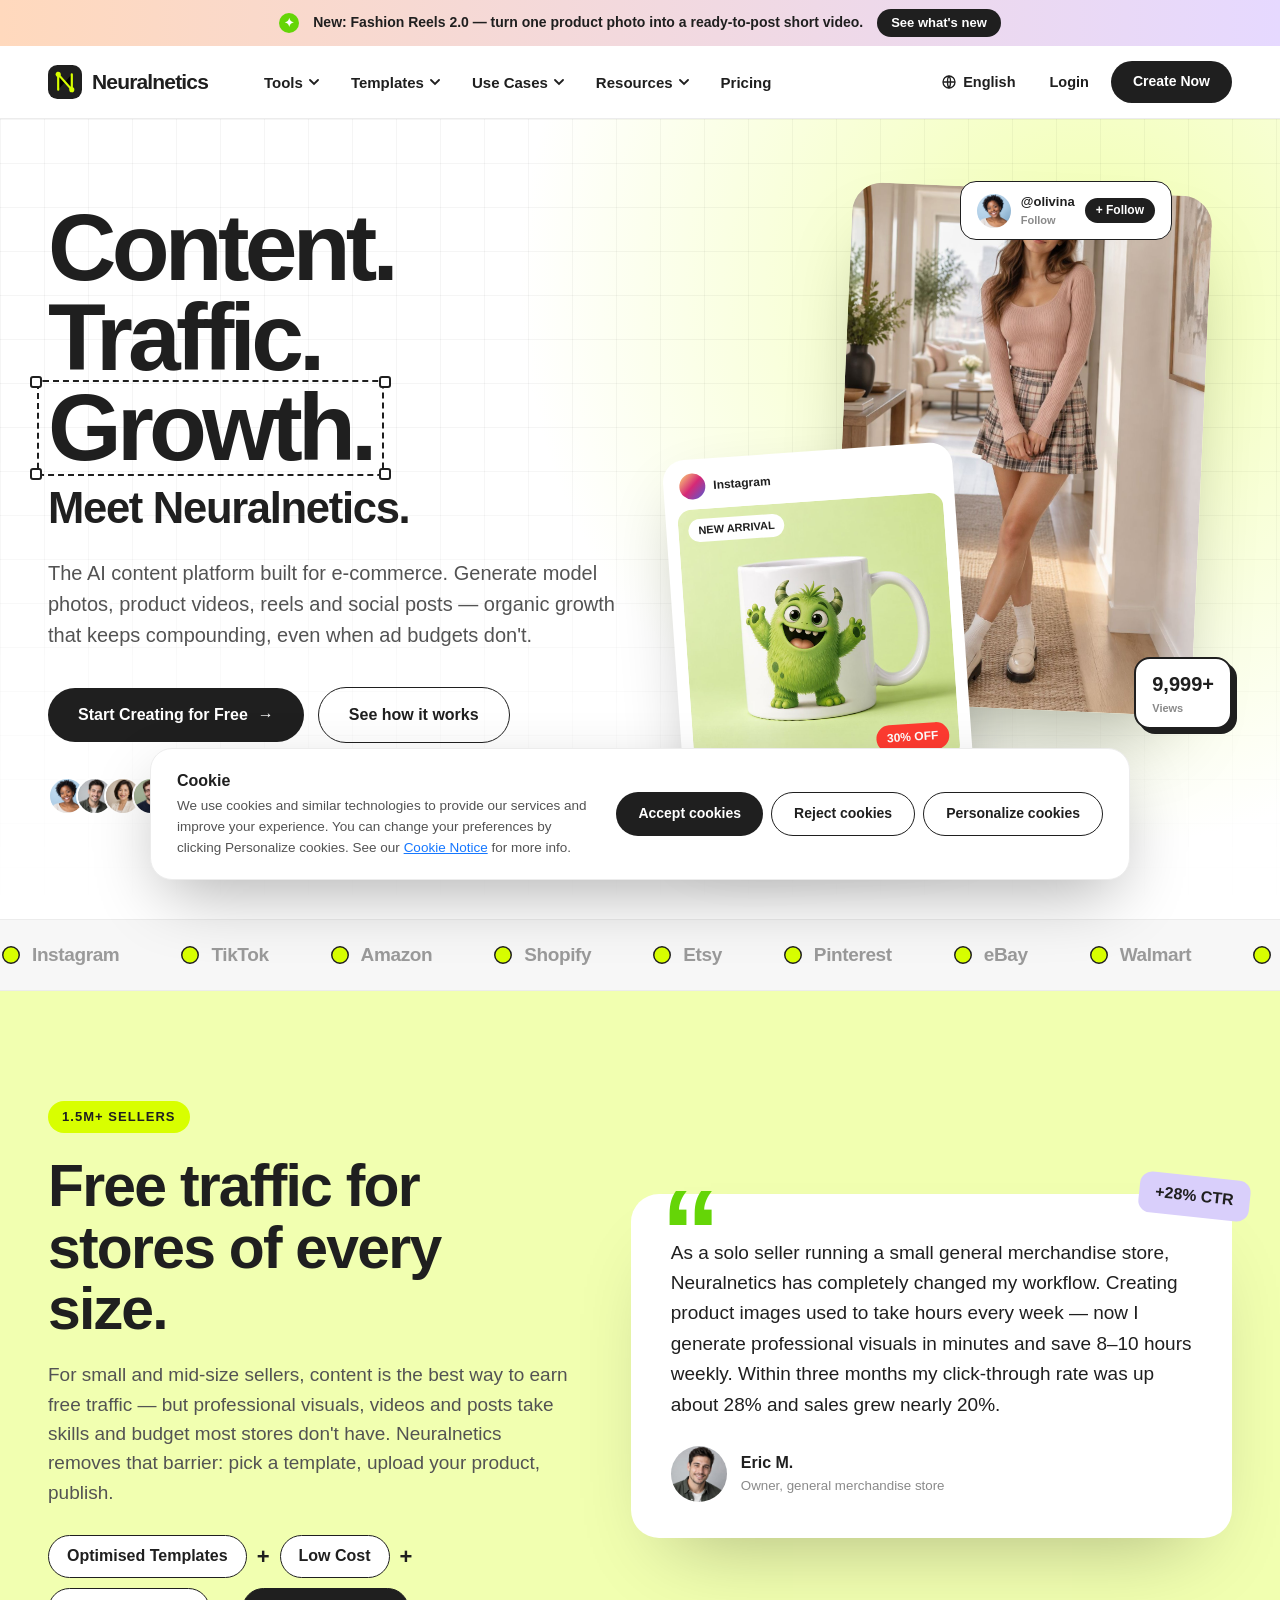
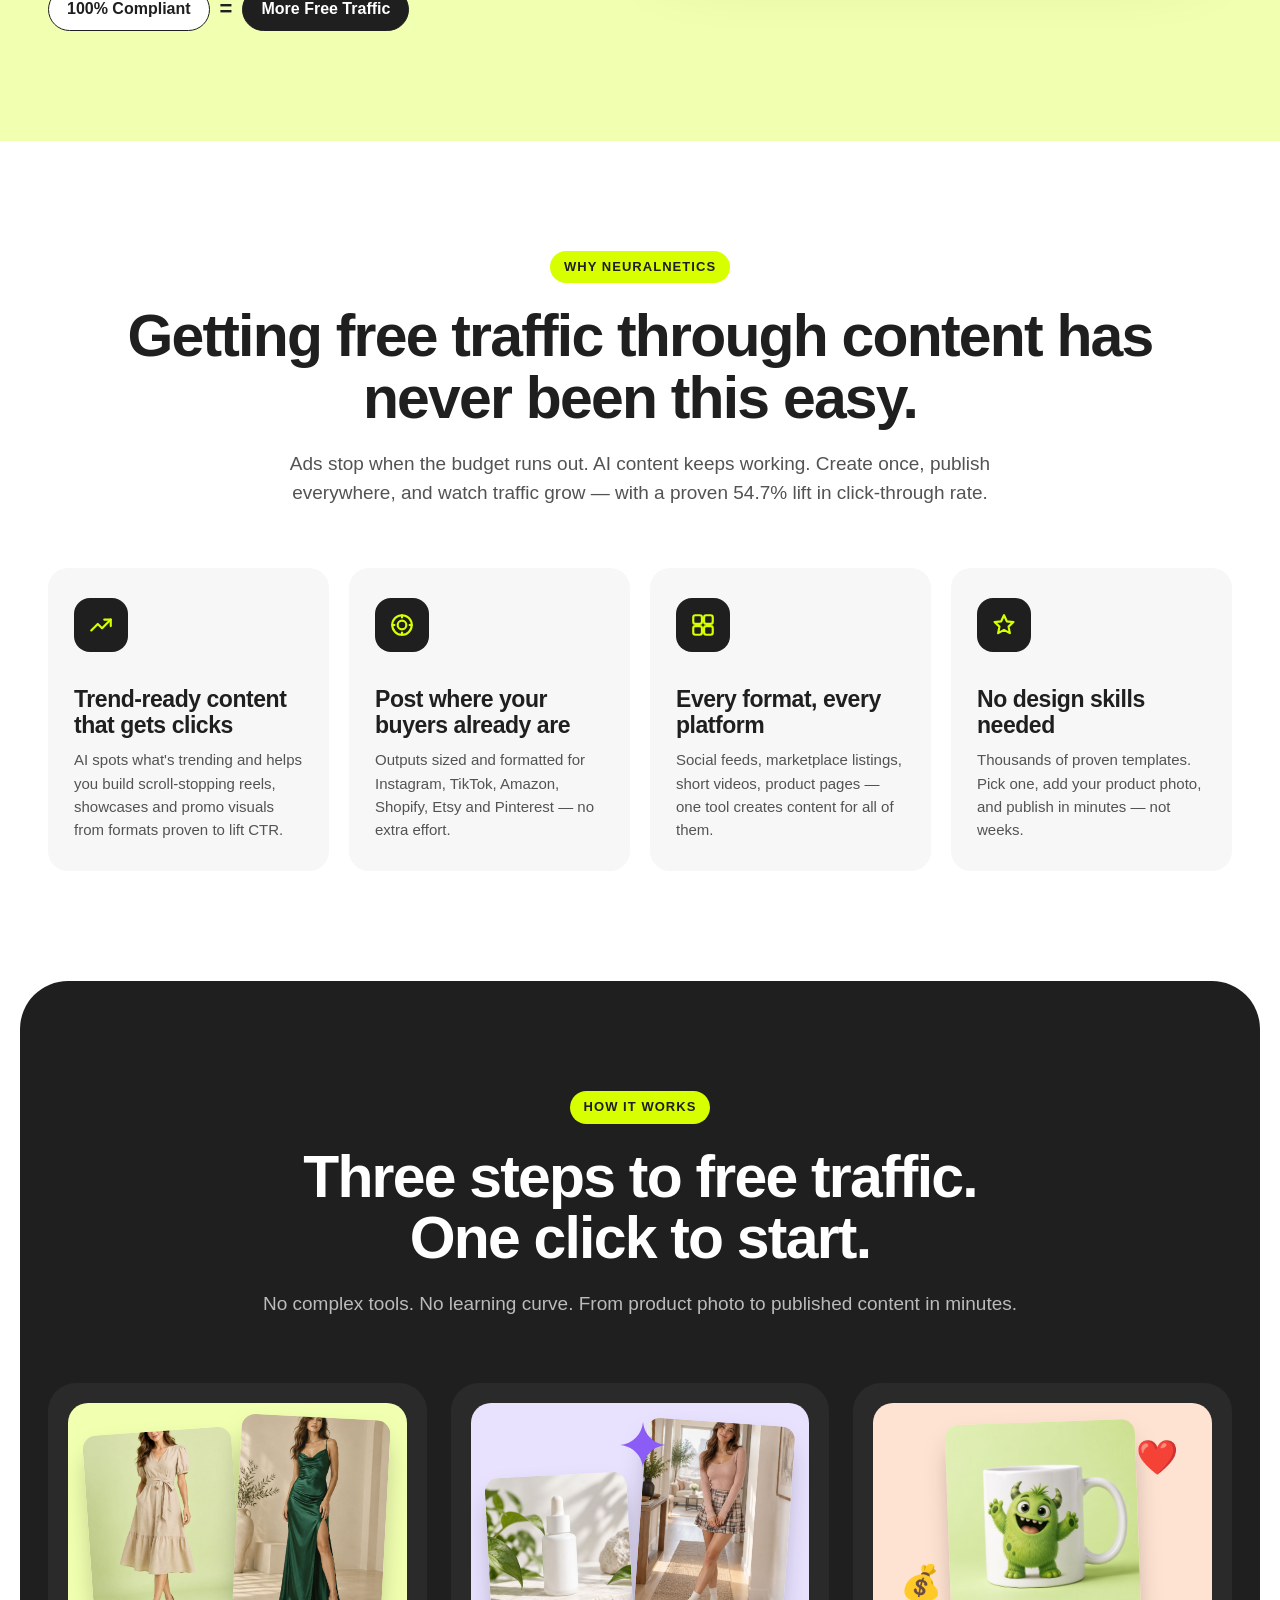
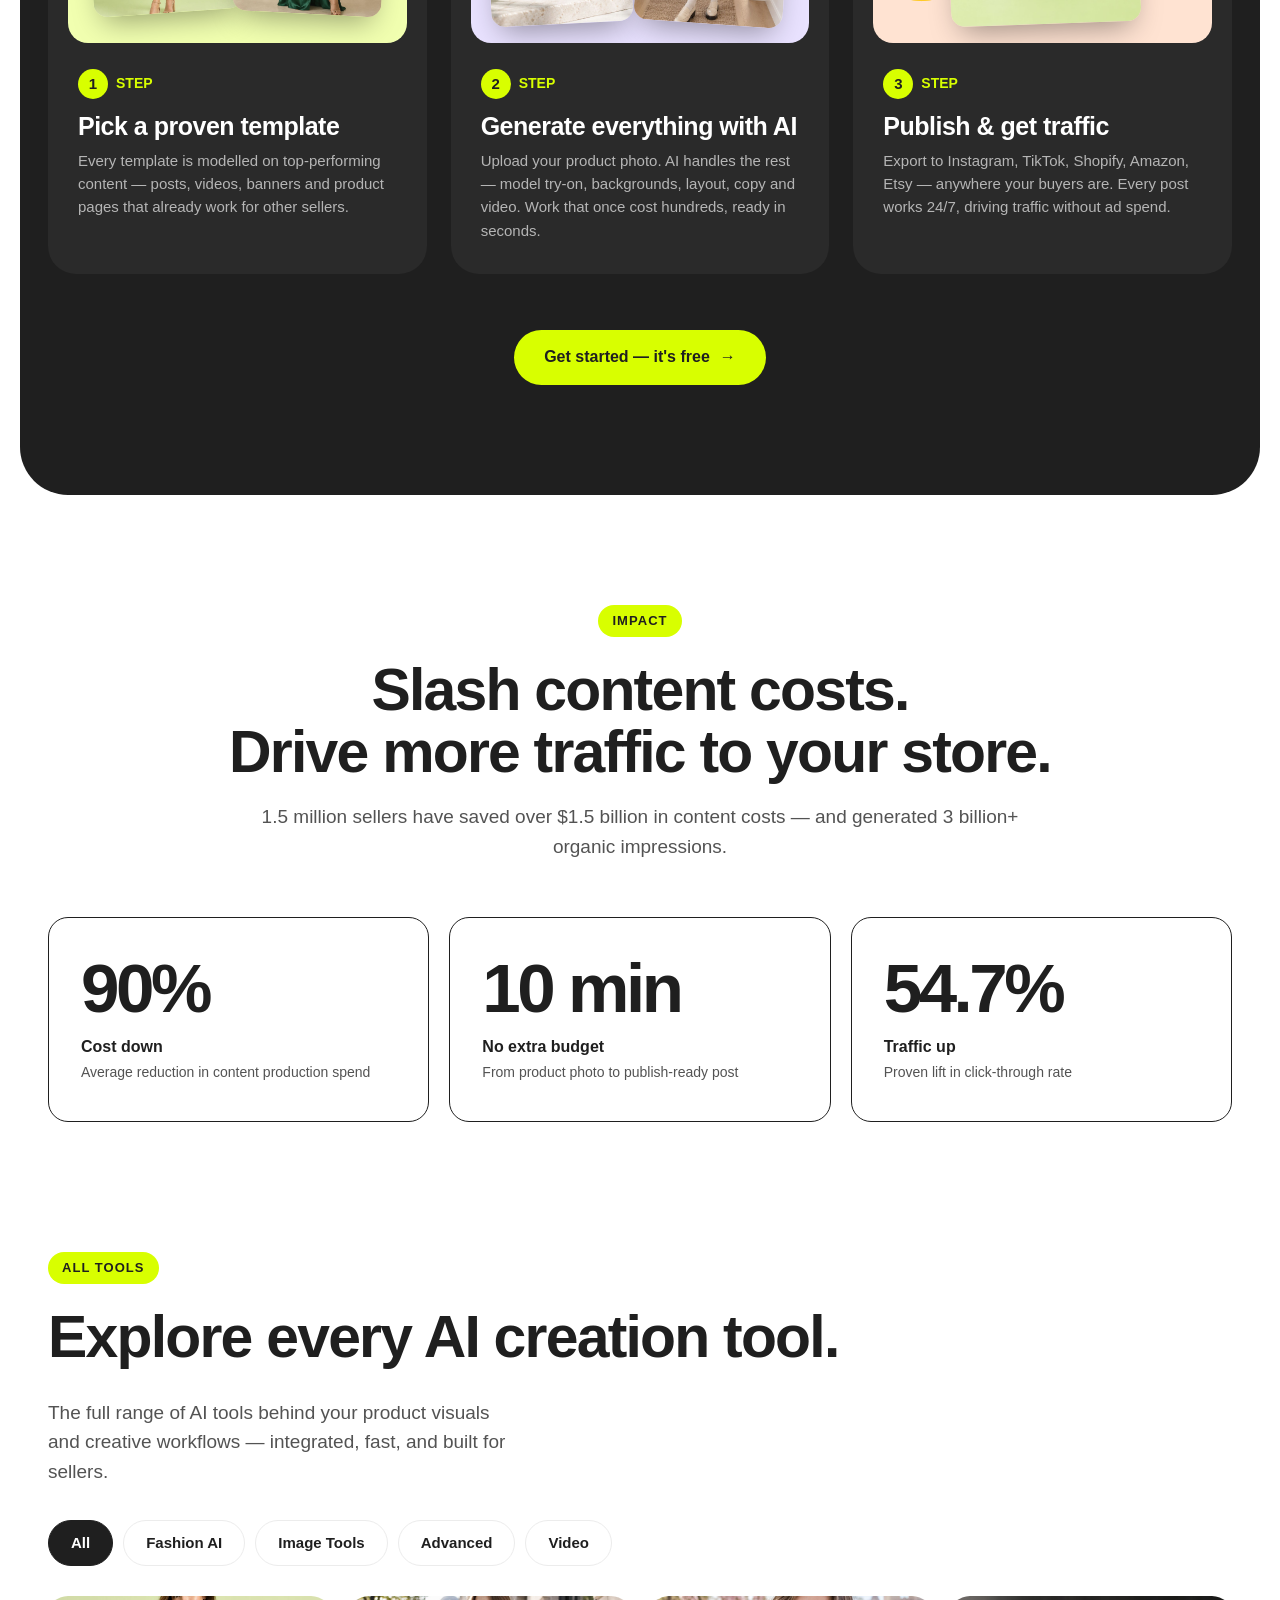
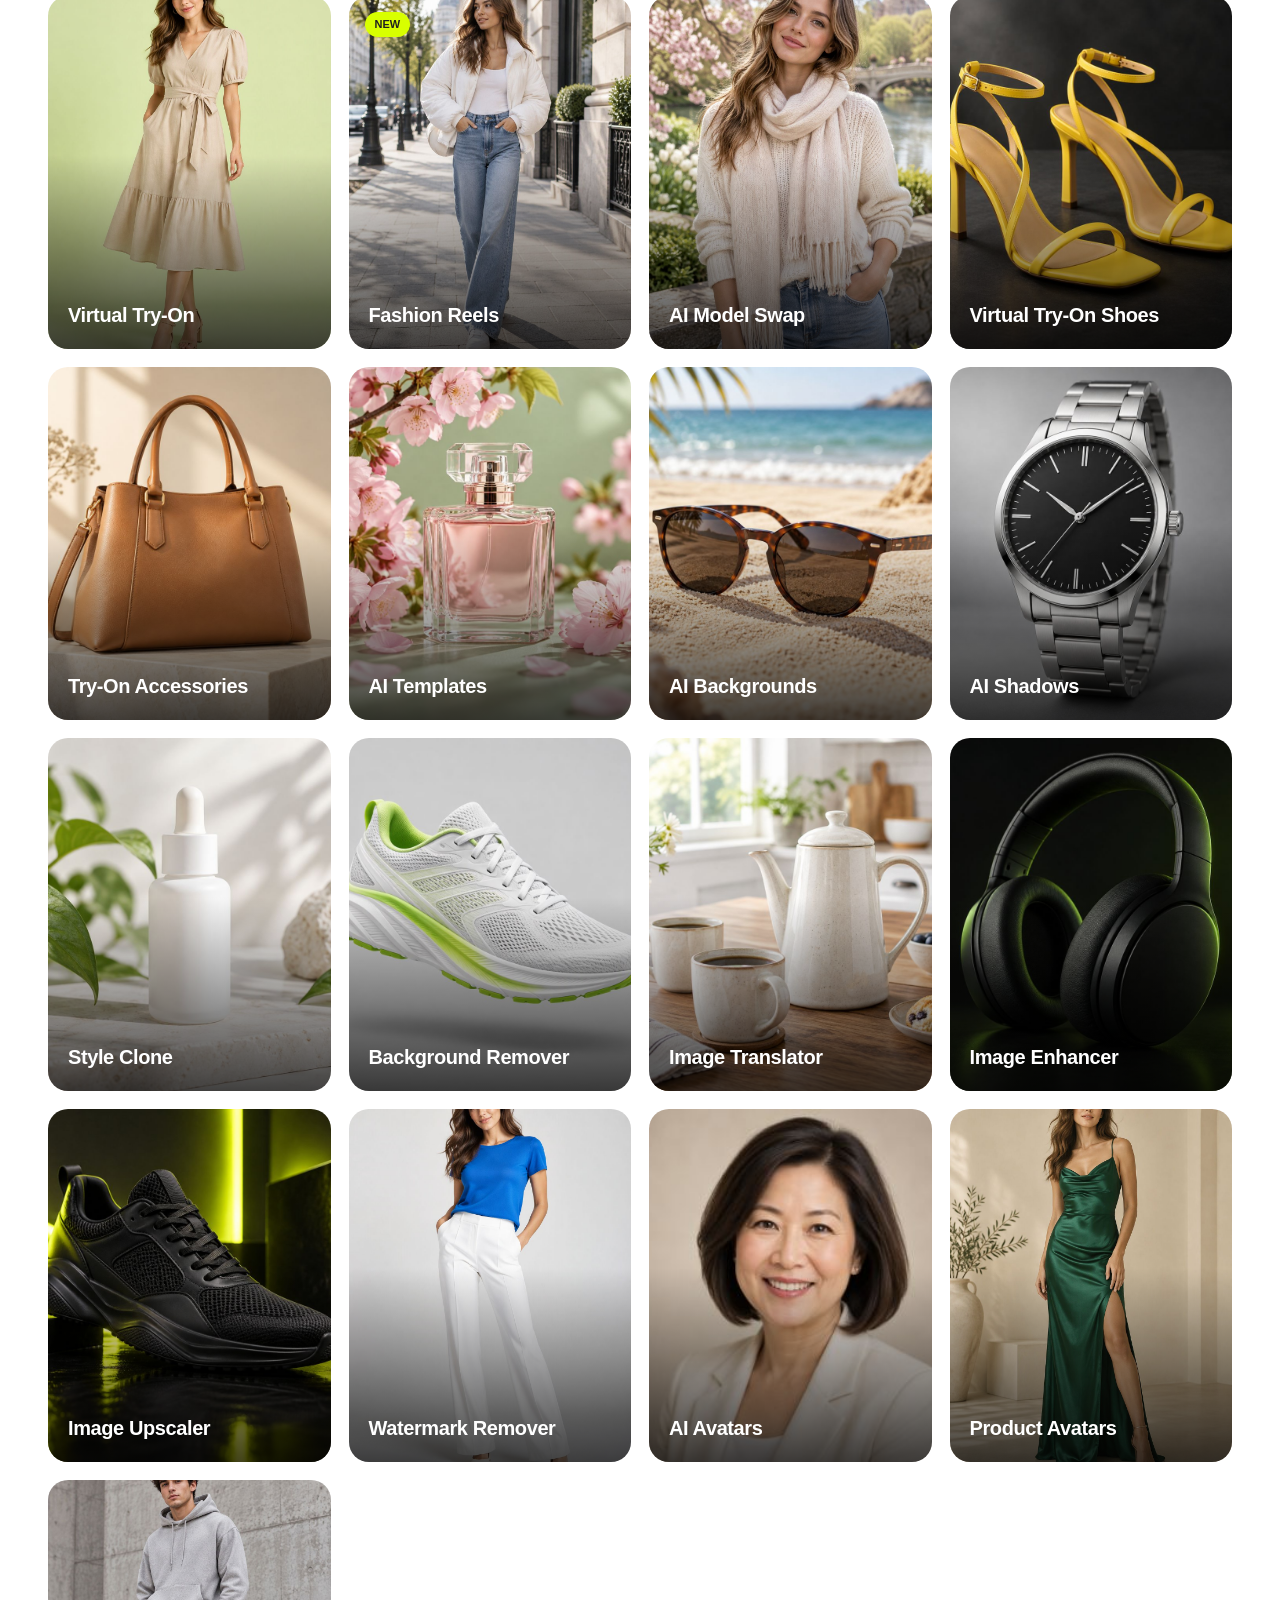
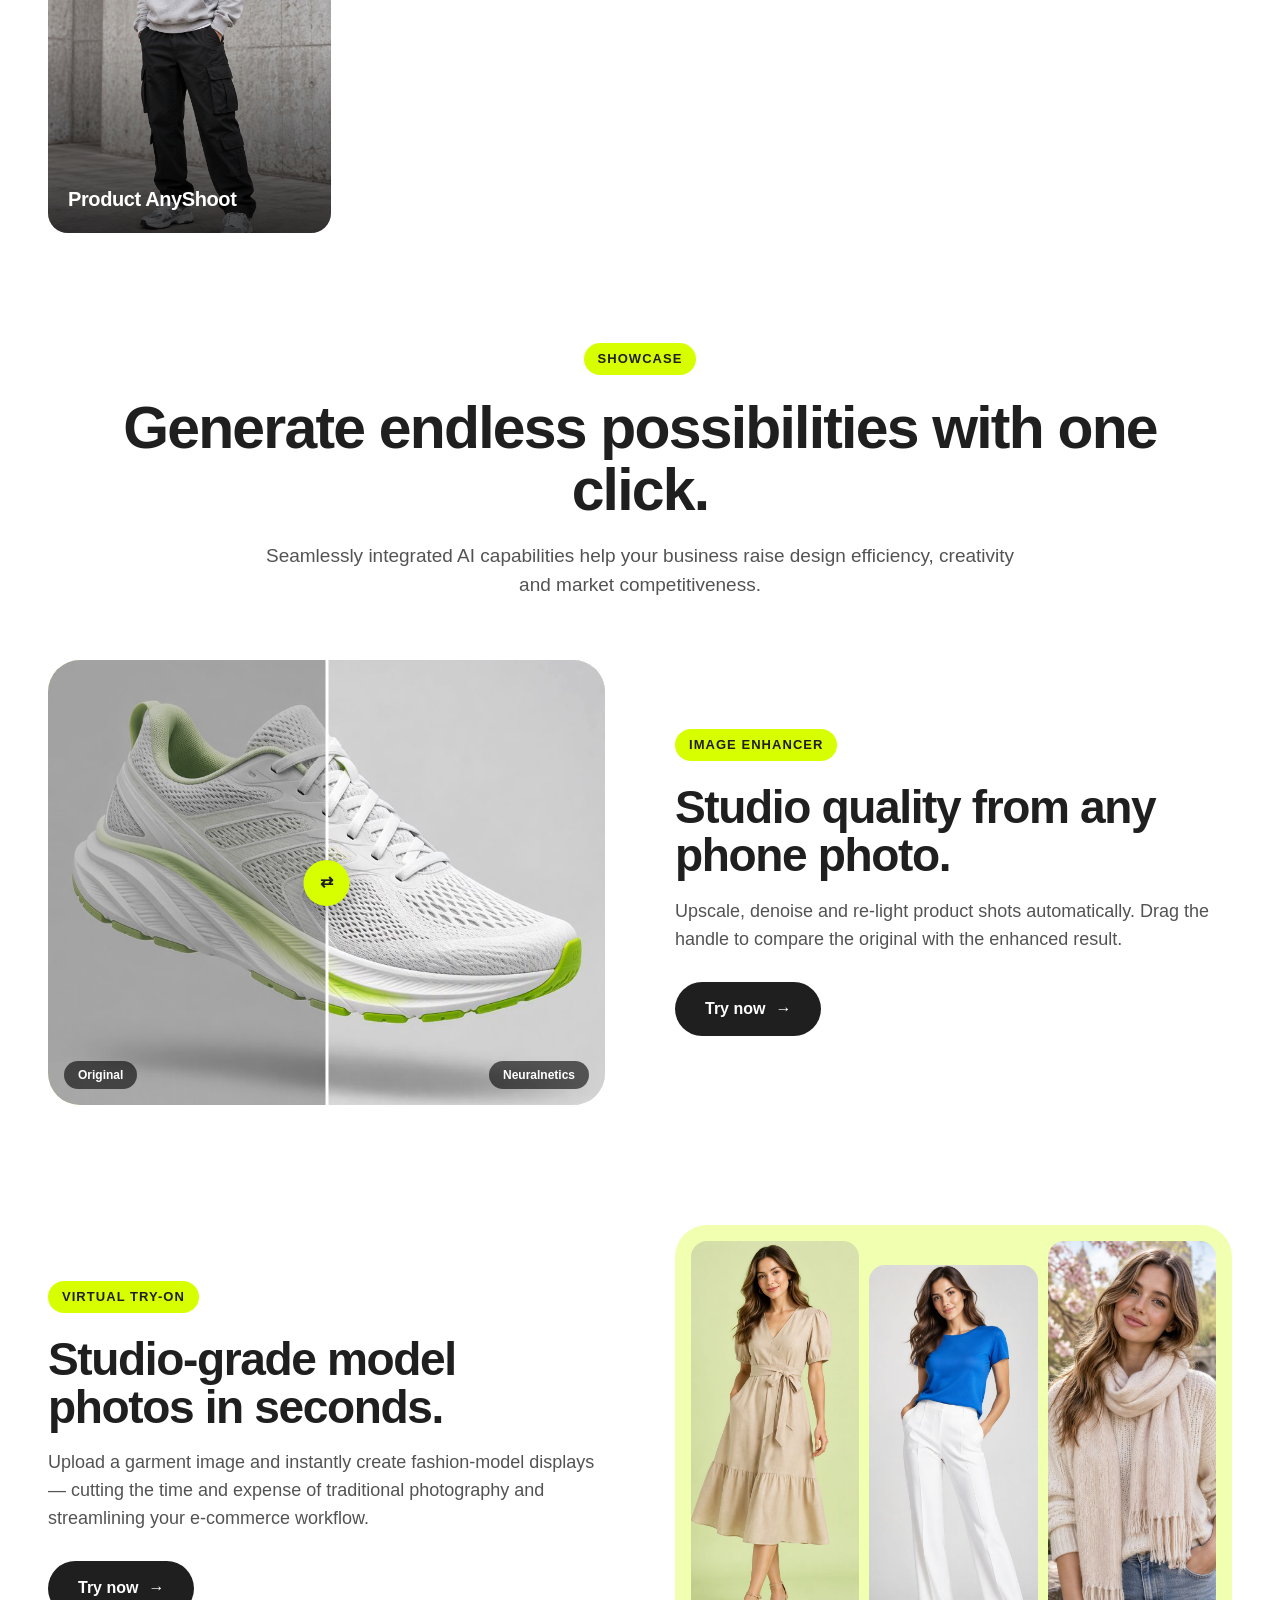
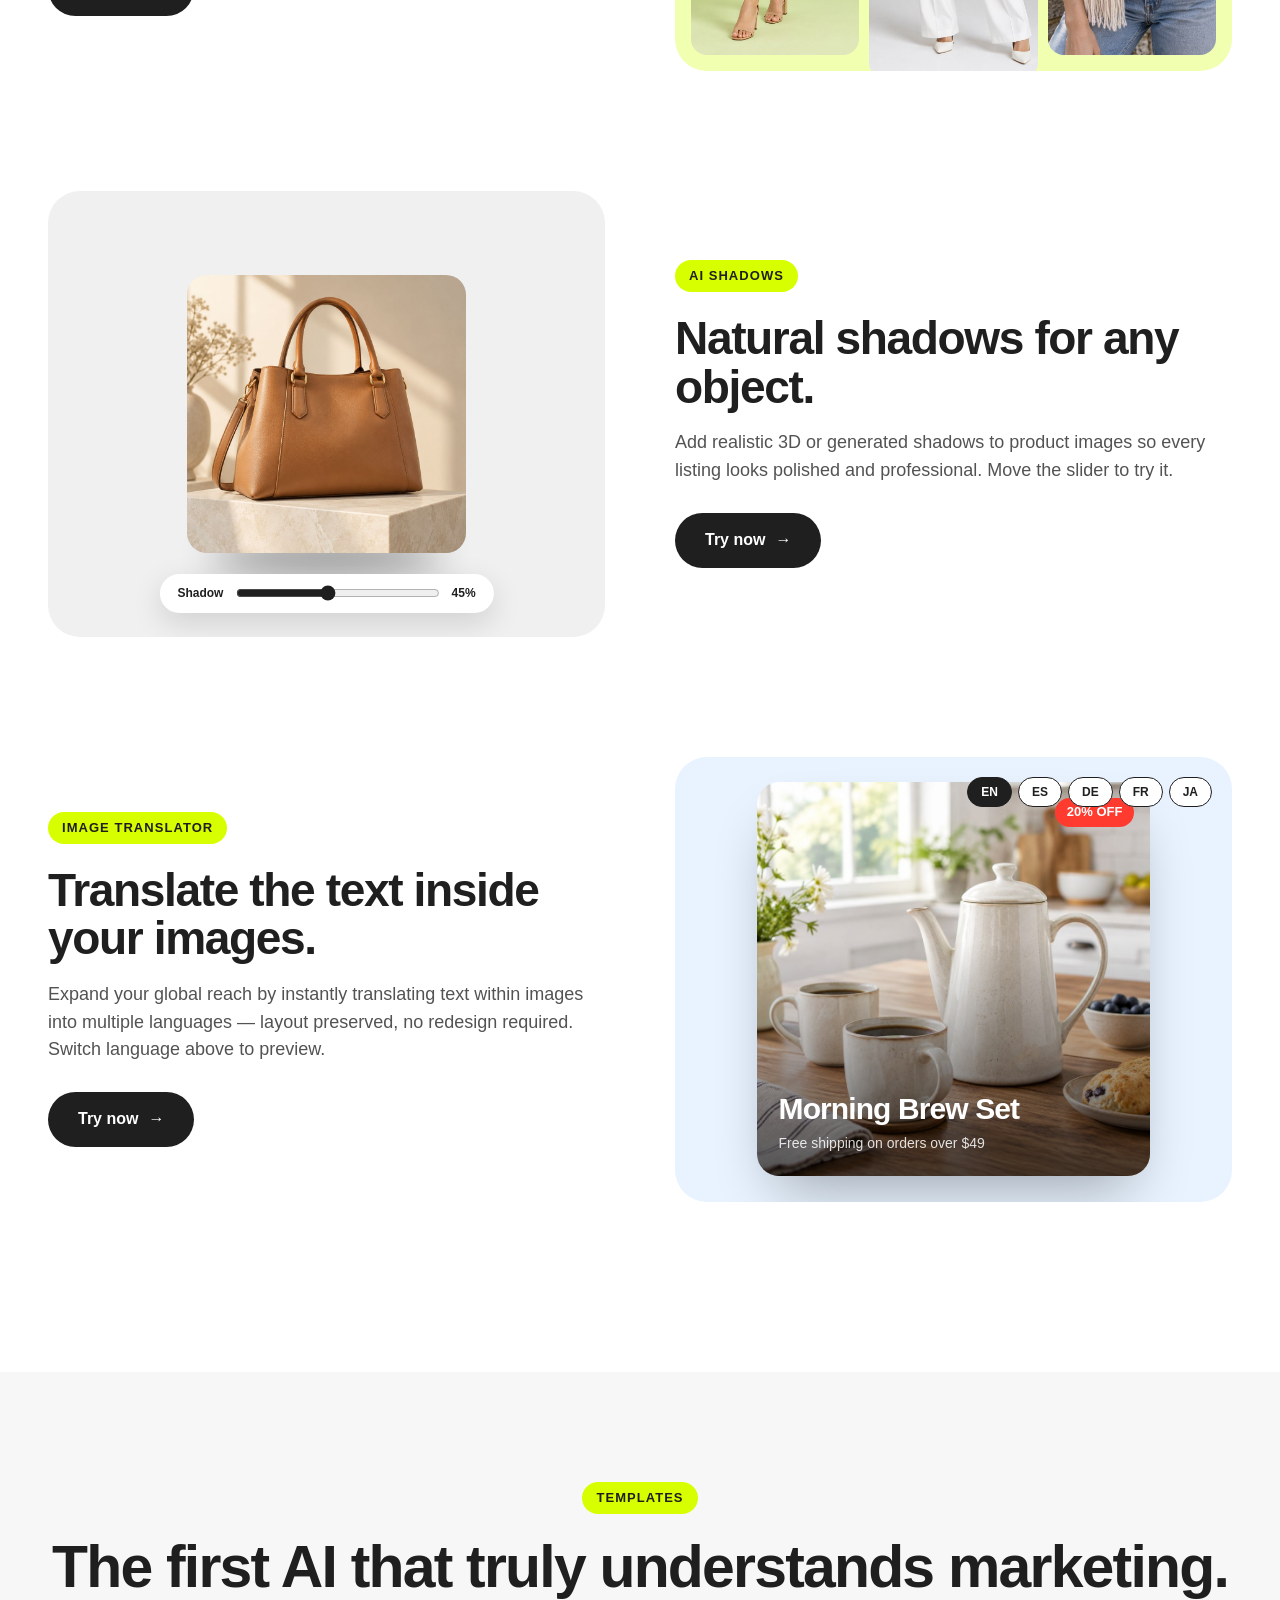
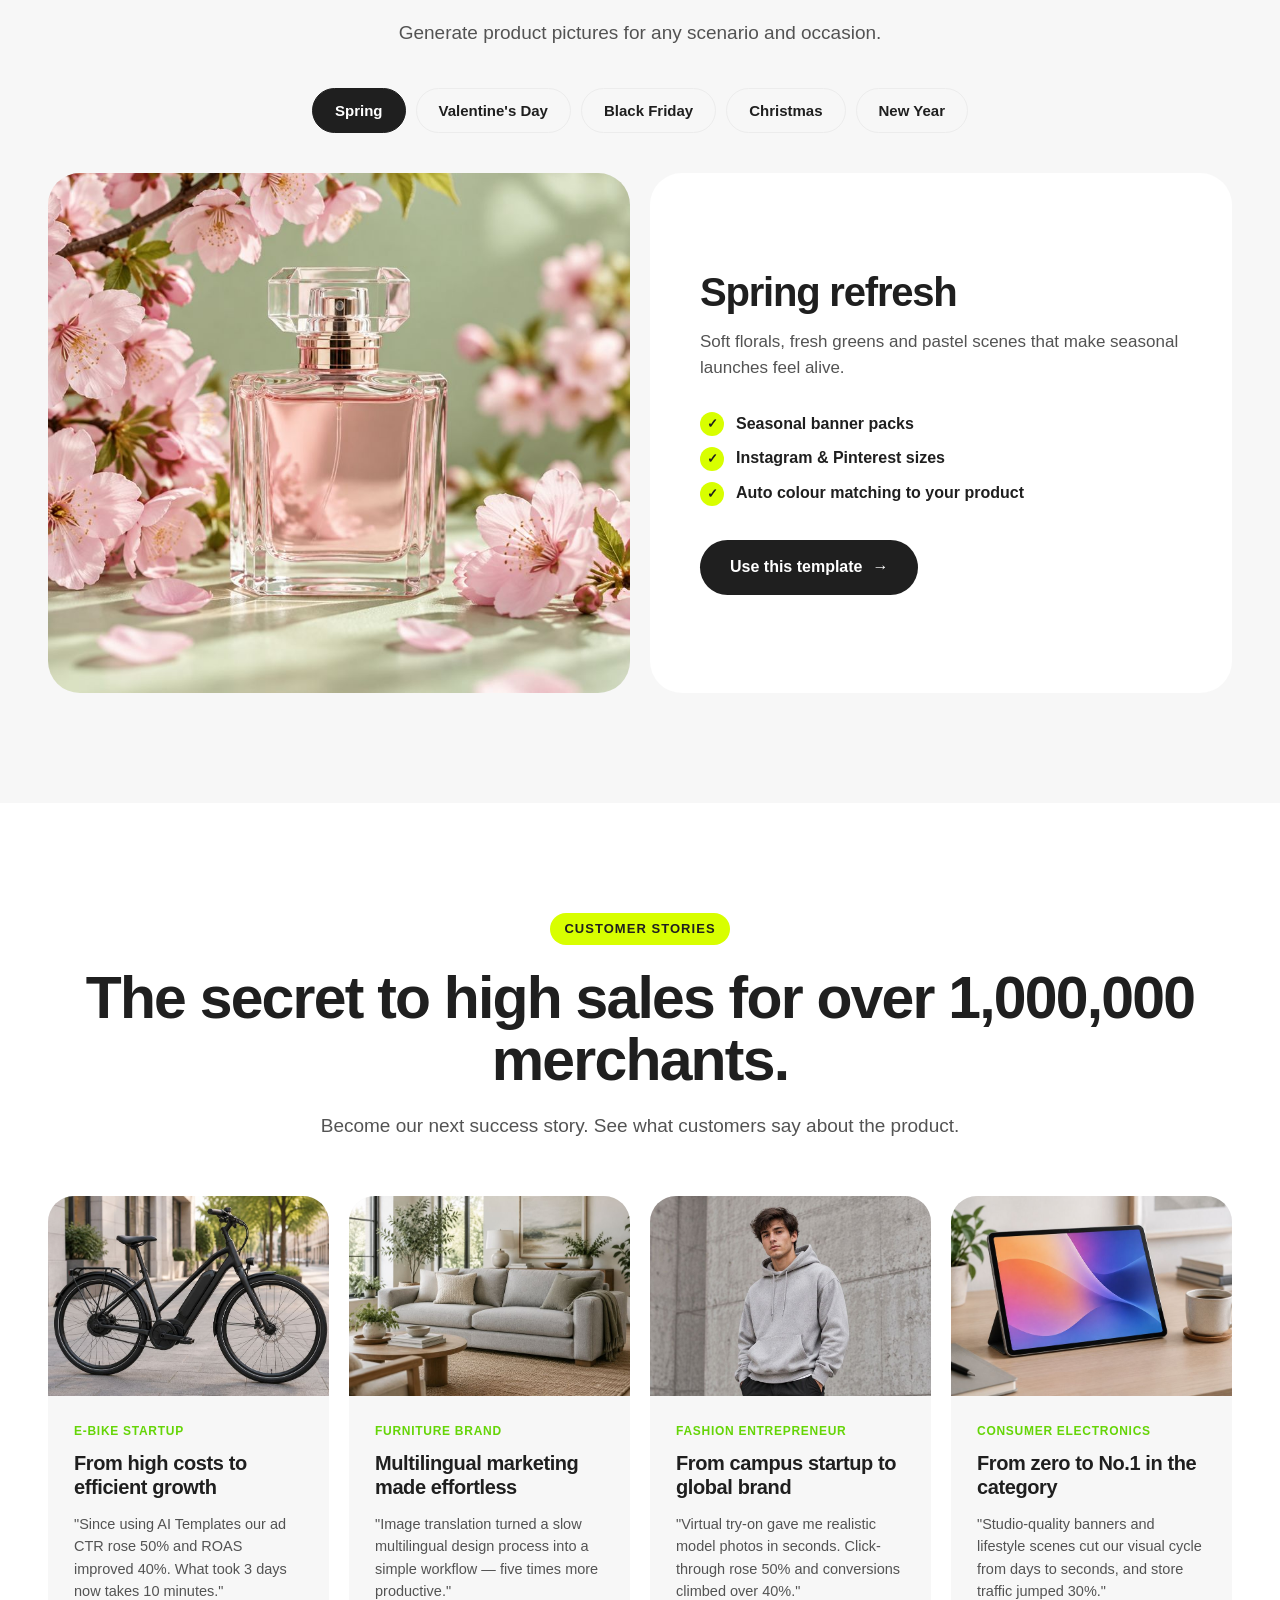
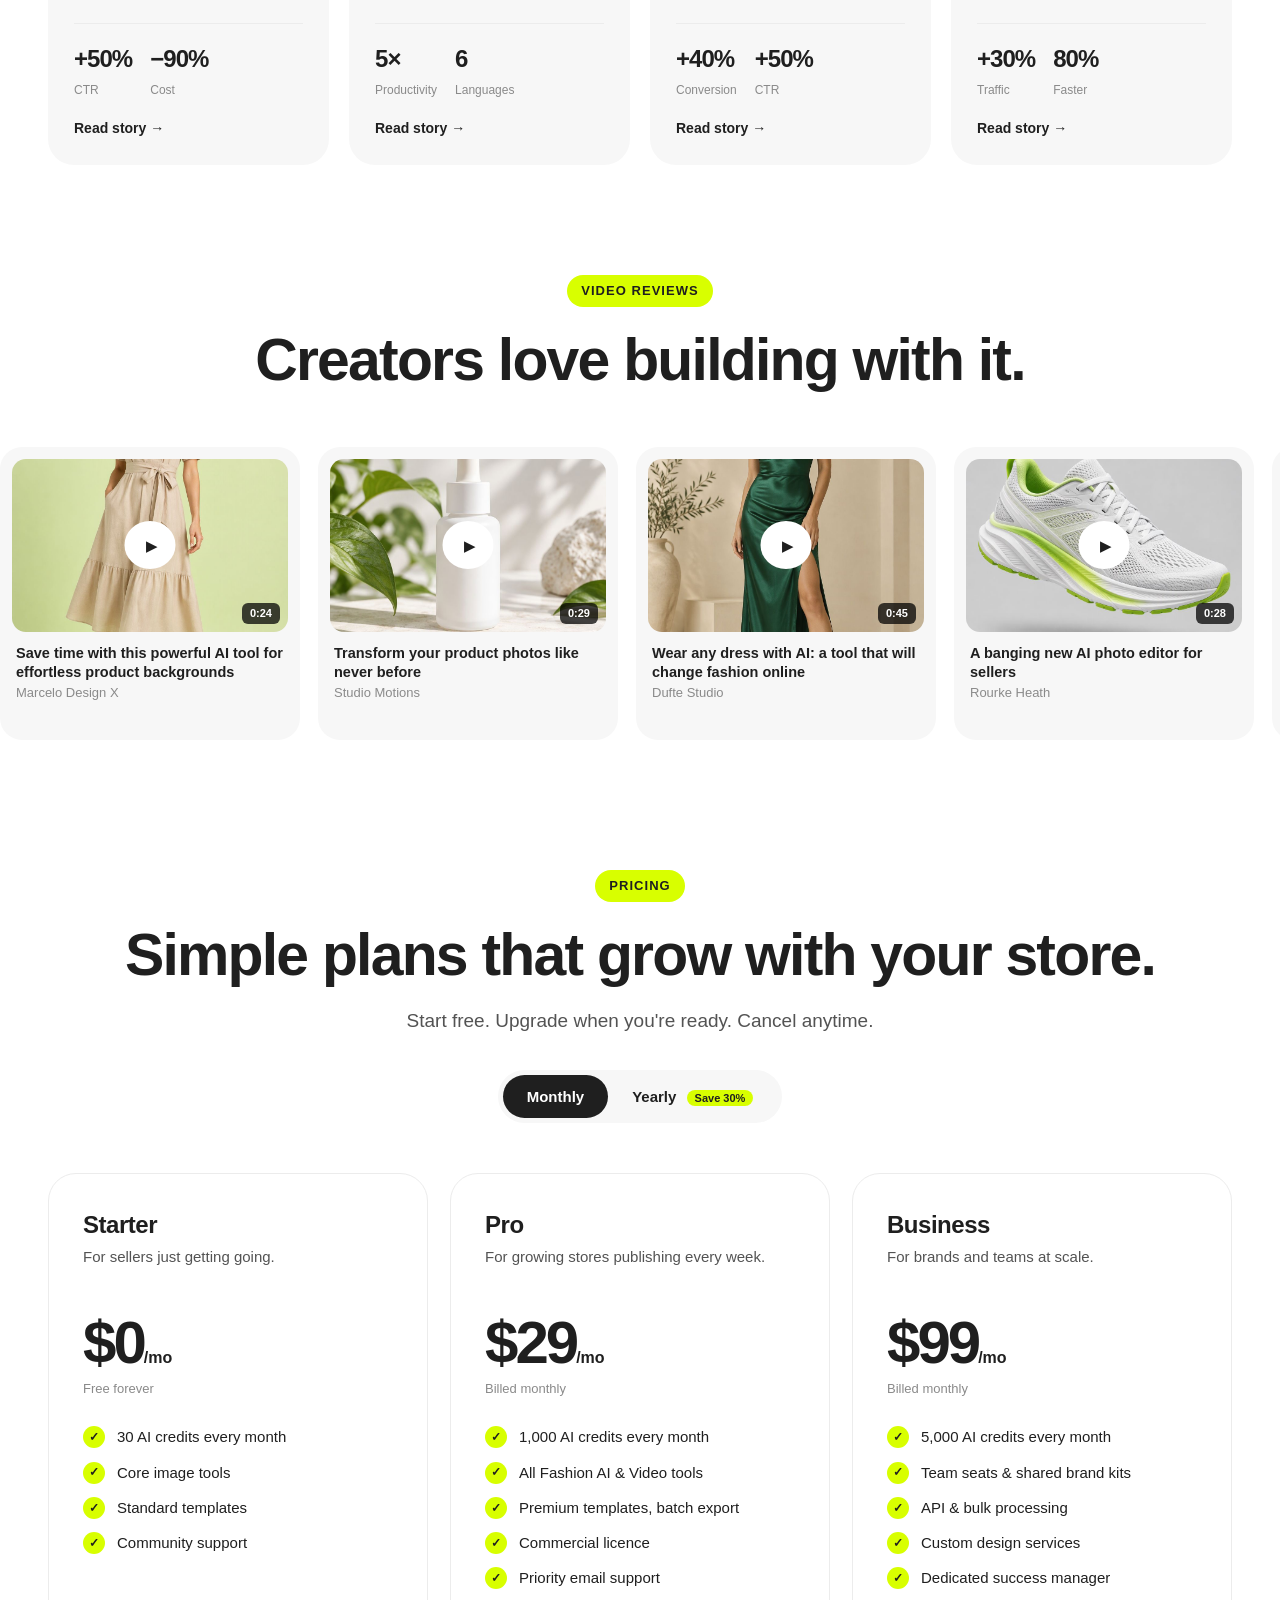
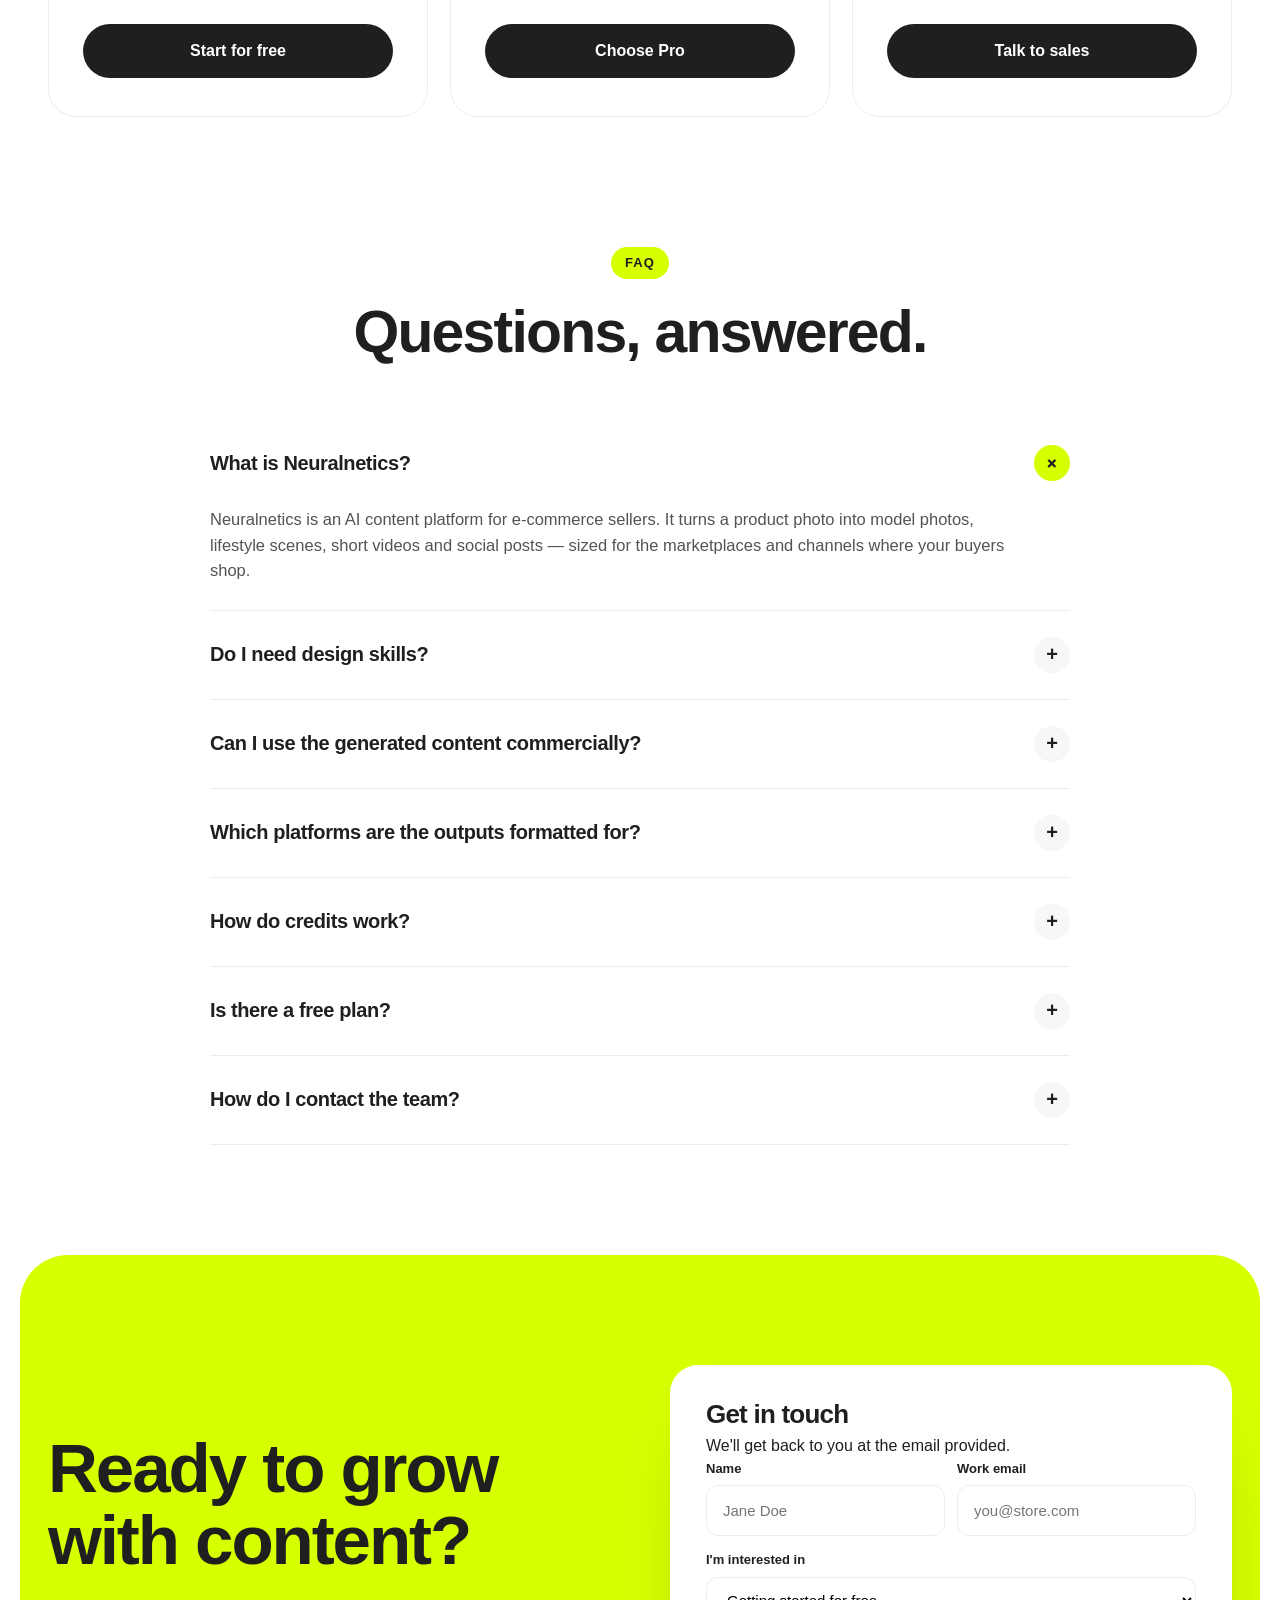
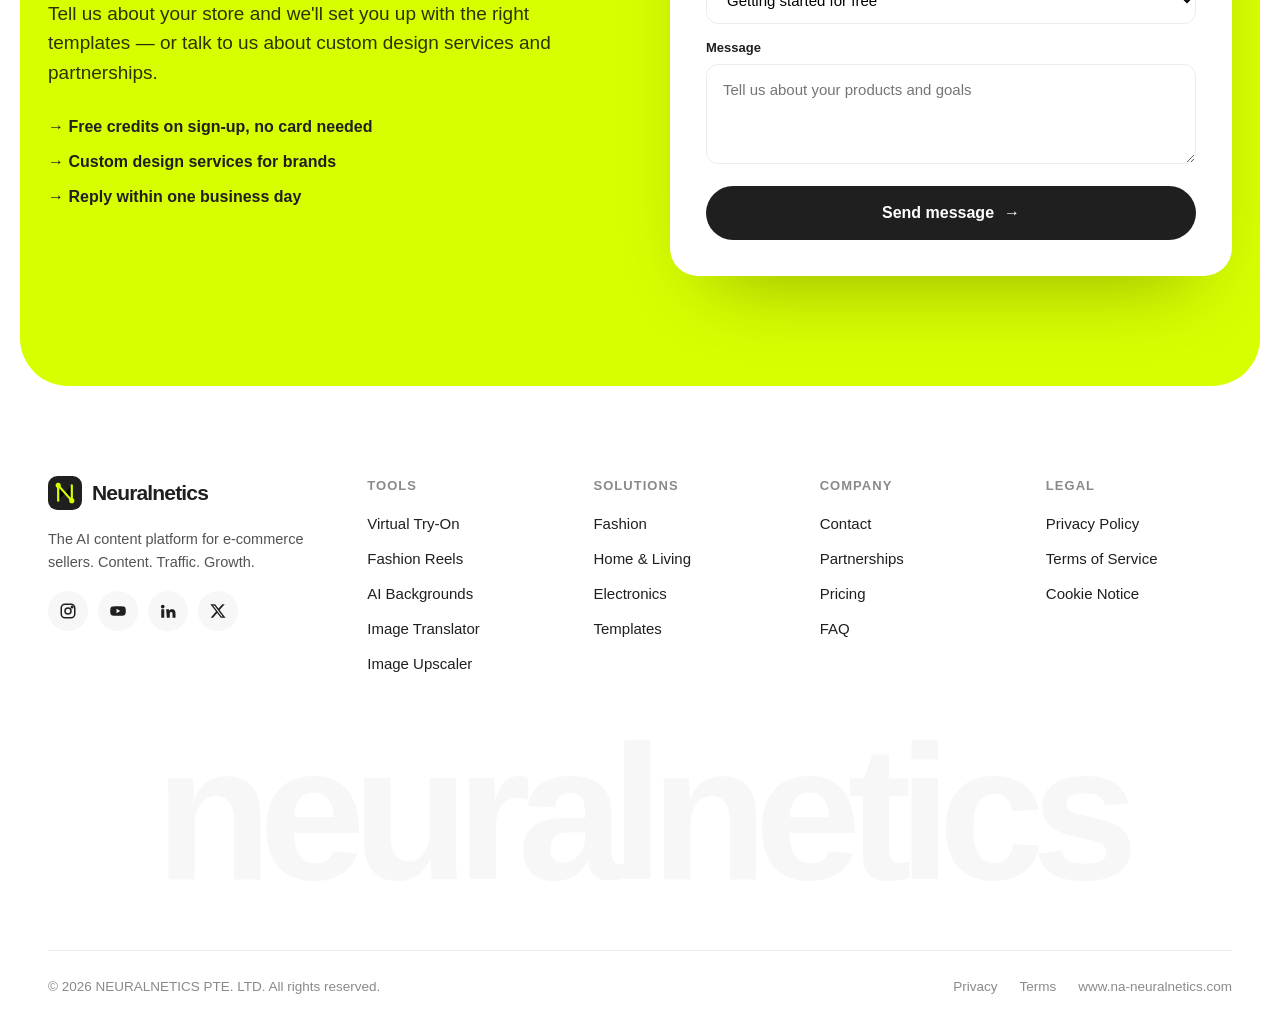
<file: index.html>
<!DOCTYPE html>
<html lang="en">
<head>
<meta charset="utf-8">
<meta name="viewport" content="width=device-width,initial-scale=1">
<title>Neuralnetics — AI Content Platform for E-commerce Sellers</title>
<meta name="description" content="Neuralnetics is the AI content platform for e-commerce. Generate model photos, product visuals, reels and social posts that drive free traffic to your store.">
<link rel="canonical" href="https://www.na-neuralnetics.com/">
<meta property="og:title" content="Neuralnetics — Content. Traffic. Growth.">
<meta property="og:description" content="AI model photos, product visuals, reels and social posts for e-commerce sellers.">
<meta property="og:url" content="https://www.na-neuralnetics.com/">
<meta property="og:image" content="https://www.na-neuralnetics.com/assets/img/hero-model.jpg">
<link rel="icon" href="assets/favicon.svg" type="image/svg+xml">
<link rel="stylesheet" href="assets/css/styles.css">
</head>
<body>

<div class="announce"><div class="wrap"><i>✦</i><span>New: Fashion Reels 2.0 — turn one product photo into a ready-to-post short video.</span><a href="#tools" data-go>See what's new</a></div></div>

<header class="nav">
  <div class="wrap">
    <a class="logo" href="#top" aria-label="Neuralnetics home">
      <svg viewBox="0 0 40 40" aria-hidden="true"><rect width="40" height="40" rx="11" fill="#1f1f1f"/><g stroke="#d8ff00" stroke-width="2.6" stroke-linecap="round"><path d="M12 29V11l16 18V11"/></g><circle cx="12" cy="11" r="3" fill="#d8ff00"/><circle cx="28" cy="29" r="3" fill="#d8ff00"/></svg>
      Neuralnetics
    </a>
    <ul class="menu">
      <li><button type="button">Tools <svg class="chev" viewBox="0 0 10 10"><path d="M1 3l4 4 4-4" fill="none" stroke="currentColor" stroke-width="1.8" stroke-linecap="round"/></svg></button>
        <div class="drop mega"><div class="drop-in">
          <div><h6>Fashion AI</h6><a href="#tools" data-tab="fashion">Virtual Try-On</a><a href="#tools" data-tab="fashion">Fashion Reels <b>NEW</b></a><a href="#tools" data-tab="fashion">AI Model Swap</a><a href="#tools" data-tab="fashion">Virtual Try-On Shoes</a><a href="#tools" data-tab="fashion">Accessories Try-On</a></div>
          <div><h6>Image Tools</h6><a href="#tools" data-tab="image">AI Templates</a><a href="#tools" data-tab="image">AI Backgrounds</a><a href="#tools" data-tab="image">AI Shadows</a><a href="#tools" data-tab="image">Style Clone</a><a href="#tools" data-tab="image">Background Remover</a><a href="#tools" data-tab="image">Image Translator</a></div>
          <div><h6>Advanced</h6><a href="#tools" data-tab="adv">Image Enhancer</a><a href="#tools" data-tab="adv">Image Upscaler</a><a href="#tools" data-tab="adv">Watermark Remover</a></div>
          <div><h6>Video</h6><a href="#tools" data-tab="video">AI Avatars</a><a href="#tools" data-tab="video">Product Avatars</a><a href="#tools" data-tab="video">Product AnyShoot</a><a href="#tools" data-tab="all" style="font-weight:800">All Tools →</a></div>
        </div></div></li>
      <li><button type="button">Templates <svg class="chev" viewBox="0 0 10 10"><path d="M1 3l4 4 4-4" fill="none" stroke="currentColor" stroke-width="1.8" stroke-linecap="round"/></svg></button>
        <div class="drop mid"><div class="drop-in">
          <div><h6>By Platform</h6><a href="#occasions">Instagram</a><a href="#occasions">TikTok</a><a href="#occasions">Amazon</a><a href="#occasions">Shopify</a></div>
          <div><h6>By Occasion</h6><a href="#occasions">Spring</a><a href="#occasions">Valentine's Day</a><a href="#occasions">Black Friday</a><a href="#occasions">Christmas</a></div>
        </div></div></li>
      <li><button type="button">Use Cases <svg class="chev" viewBox="0 0 10 10"><path d="M1 3l4 4 4-4" fill="none" stroke="currentColor" stroke-width="1.8" stroke-linecap="round"/></svg></button>
        <div class="drop sm"><div class="drop-in">
          <a href="#stories">Fashion &amp; Apparel<small>Models without a photoshoot</small></a>
          <a href="#stories">Home &amp; Furniture<small>Localised multilingual listings</small></a>
          <a href="#stories">Consumer Electronics<small>Studio-grade launch visuals</small></a>
          <a href="#stories">Startups &amp; Solo Sellers<small>A whole content team, on tap</small></a>
        </div></div></li>
      <li><button type="button">Resources <svg class="chev" viewBox="0 0 10 10"><path d="M1 3l4 4 4-4" fill="none" stroke="currentColor" stroke-width="1.8" stroke-linecap="round"/></svg></button>
        <div class="drop sm"><div class="drop-in">
          <a href="#stories">Customer Stories</a>
          <a href="#videos">Video Reviews</a>
          <a href="#faq">Help Centre &amp; FAQ</a>
          <a href="#contact">Partnerships</a>
        </div></div></li>
      <li><a href="#pricing">Pricing</a></li>
    </ul>
    <div class="nav-r">
      <div class="lang" id="lang"><button type="button" aria-haspopup="true"><svg width="16" height="16" viewBox="0 0 24 24" fill="none" stroke="currentColor" stroke-width="2"><circle cx="12" cy="12" r="9"/><path d="M3 12h18M12 3c3 3 3 15 0 18M12 3c-3 3-3 15 0 18"/></svg><span>English</span></button>
        <ul><li><button type="button" data-lang="English">English</button></li><li><button type="button" data-lang="Español">Español</button></li><li><button type="button" data-lang="Deutsch">Deutsch</button></li><li><button type="button" data-lang="Français">Français</button></li><li><button type="button" data-lang="日本語">日本語</button></li></ul></div>
      <a class="login" href="#" data-modal="login">Login</a>
      <a class="btn btn-black btn-sm" href="#" data-modal="signup">Create Now</a>
      <button class="burger" id="burger" aria-label="Menu"><span></span></button>
    </div>
  </div>
</header>
<nav class="drawer" id="drawer">
  <a href="#tools">Tools</a><a href="#occasions">Templates</a><a href="#stories">Use Cases</a><a href="#videos">Resources</a><a href="#pricing">Pricing</a><a href="#" data-modal="login">Login</a>
  <a class="btn btn-black" href="#" data-modal="signup">Create Now</a>
</nav>

<main id="top">

<!-- HERO -->
<section class="hero">
  <div class="wrap">
    <div>
      <h1>Content.<br>Traffic.<br><span class="sel">Growth.<i></i><i></i><i></i><i></i></span>
        <span class="brandline">Meet Neuralnetics.</span></h1>
      <p class="lead">The AI content platform built for e-commerce. Generate model photos, product videos, reels and social posts — organic growth that keeps compounding, even when ad budgets don't.</p>
      <div class="cta"><a class="btn btn-black" href="#" data-modal="signup">Start Creating for Free <span class="arr">→</span></a><a class="btn btn-line" href="#how">See how it works</a></div>
      <div class="trust"><div class="avs"><img src="assets/img/av1.jpg" alt=""><img src="assets/img/av2.jpg" alt=""><img src="assets/img/av3.jpg" alt=""><img src="assets/img/av4.jpg" alt=""></div><span><b>Loved by 1.5M+ sellers</b> across 120 countries</span></div>
    </div>
    <div class="collage">
      <svg class="sparkle" viewBox="0 0 40 40"><path d="M20 0c1 11 9 19 20 20-11 1-19 9-20 20-1-11-9-19-20-20 11-1 19-9 20-20z" fill="currentColor"/></svg>
      <img class="photo" src="assets/img/hero-model.jpg" alt="AI-generated fashion model wearing a pink knit top" fetchpriority="high">
      <div class="chip follow"><img src="assets/img/av1.jpg" alt=""><span>@olivina<br><small>Follow</small></span><em>+ Follow</em></div>
      <div class="insta"><div class="top"><i></i>Instagram</div>
        <div class="pic"><img src="assets/img/hero-mug.jpg" alt="Monster mug product post"><span class="tag">NEW ARRIVAL</span><span class="off">30% OFF</span></div>
        <div class="icons"><span>♡</span><span>💬</span><span>➤</span></div></div>
      <div class="chip views">9,999+<small>Views</small></div>
    </div>
  </div>
</section>

<div class="strip"><div class="track" id="mq1"></div></div>

<!-- PROOF -->
<section class="sec proof" id="proof">
  <div class="wrap grid">
    <div class="rv">
      <span class="eyebrow">1.5M+ sellers</span>
      <h2>Free traffic for stores of every size.</h2>
      <p class="lead" style="margin-top:20px">For small and mid-size sellers, content is the best way to earn free traffic — but professional visuals, videos and posts take skills and budget most stores don't have. Neuralnetics removes that barrier: pick a template, upload your product, publish.</p>
      <div class="eq"><span>Optimised Templates</span><b>+</b><span>Low Cost</span><b>+</b><span>100% Compliant</span><b>=</b><span style="background:var(--ink);color:#fff">More Free Traffic</span></div>
    </div>
    <div class="quote rv d1">
      <span class="pin">+28% CTR</span>
      <p>As a solo seller running a small general merchandise store, Neuralnetics has completely changed my workflow. Creating product images used to take hours every week — now I generate professional visuals in minutes and save 8–10 hours weekly. Within three months my click-through rate was up about 28% and sales grew nearly 20%.</p>
      <div class="who"><img src="assets/img/av2.jpg" alt=""><span>Eric M.<small>Owner, general merchandise store</small></span></div>
    </div>
  </div>
</section>

<!-- WHY -->
<section class="sec" id="why">
  <div class="wrap center">
    <span class="eyebrow rv">Why Neuralnetics</span>
    <h2 class="rv">Getting free traffic through content has never been this easy.</h2>
    <p class="lead rv">Ads stop when the budget runs out. AI content keeps working. Create once, publish everywhere, and watch traffic grow — with a proven 54.7% lift in click-through rate.</p>
    <div class="cards4" style="text-align:left">
      <div class="fc rv"><div class="ic"><svg viewBox="0 0 24 24" fill="none" stroke="currentColor" stroke-width="2" stroke-linecap="round" stroke-linejoin="round"><path d="M3 17l6-6 4 4 8-8"/><path d="M15 7h6v6"/></svg></div><h3>Trend-ready content that gets clicks</h3><p>AI spots what's trending and helps you build scroll-stopping reels, showcases and promo visuals from formats proven to lift CTR.</p></div>
      <div class="fc rv d1"><div class="ic"><svg viewBox="0 0 24 24" fill="none" stroke="currentColor" stroke-width="2" stroke-linecap="round" stroke-linejoin="round"><circle cx="12" cy="12" r="9"/><circle cx="12" cy="12" r="4"/><path d="M12 3v2M12 19v2M3 12h2M19 12h2"/></svg></div><h3>Post where your buyers already are</h3><p>Outputs sized and formatted for Instagram, TikTok, Amazon, Shopify, Etsy and Pinterest — no extra effort.</p></div>
      <div class="fc rv d2"><div class="ic"><svg viewBox="0 0 24 24" fill="none" stroke="currentColor" stroke-width="2" stroke-linecap="round" stroke-linejoin="round"><rect x="3" y="3" width="8" height="8" rx="2"/><rect x="13" y="3" width="8" height="8" rx="2"/><rect x="3" y="13" width="8" height="8" rx="2"/><rect x="13" y="13" width="8" height="8" rx="2"/></svg></div><h3>Every format, every platform</h3><p>Social feeds, marketplace listings, short videos, product pages — one tool creates content for all of them.</p></div>
      <div class="fc rv d3"><div class="ic"><svg viewBox="0 0 24 24" fill="none" stroke="currentColor" stroke-width="2" stroke-linecap="round" stroke-linejoin="round"><path d="M12 3l2.6 5.6 6.1.7-4.5 4.2 1.2 6L12 16.5 6.6 19.5l1.2-6L3.3 9.3l6.1-.7z"/></svg></div><h3>No design skills needed</h3><p>Thousands of proven templates. Pick one, add your product photo, and publish in minutes — not weeks.</p></div>
    </div>
  </div>
</section>

<!-- HOW -->
<section class="sec steps" id="how">
  <div class="wrap">
    <div class="center"><span class="eyebrow rv">How it works</span>
    <h2 class="rv">Three steps to free traffic.<br>One click to start.</h2>
    <p class="lead rv">No complex tools. No learning curve. From product photo to published content in minutes.</p></div>
    <div class="st3">
      <div class="stp rv"><div class="vis"><img src="assets/img/f1.jpg" alt="" style="left:6%;top:12%;width:44%;height:76%;transform:rotate(-4deg)"><img src="assets/img/f5.jpg" alt="" style="right:6%;top:6%;width:44%;height:82%;transform:rotate(3deg)"></div><span class="n"><b>1</b> STEP</span><h3>Pick a proven template</h3><p>Every template is modelled on top-performing content — posts, videos, banners and product pages that already work for other sellers.</p></div>
      <div class="stp rv d1"><div class="vis" style="background:#e9e2ff"><img src="assets/img/p-skincare.jpg" alt="" style="left:5%;bottom:8%;width:42%;height:62%;transform:rotate(-3deg)"><img src="assets/img/hero-model.jpg" alt="" style="right:6%;top:8%;width:44%;height:84%;transform:rotate(4deg)"><svg viewBox="0 0 40 40" width="46" style="position:absolute;left:44%;top:8%;color:#8b5cf6"><path d="M20 0c1 11 9 19 20 20-11 1-19 9-20 20-1-11-9-19-20-20 11-1 19-9 20-20z" fill="currentColor"/></svg></div><span class="n"><b>2</b> STEP</span><h3>Generate everything with AI</h3><p>Upload your product photo. AI handles the rest — model try-on, backgrounds, layout, copy and video. Work that once cost hundreds, ready in seconds.</p></div>
      <div class="stp rv d2"><div class="vis" style="background:#ffe3d2"><img src="assets/img/hero-mug.jpg" alt="" style="left:22%;top:8%;width:56%;height:84%;transform:rotate(-2deg)"><span style="position:absolute;right:10%;top:12%;font-size:34px">❤️</span><span style="position:absolute;left:8%;bottom:14%;font-size:34px">💰</span></div><span class="n"><b>3</b> STEP</span><h3>Publish &amp; get traffic</h3><p>Export to Instagram, TikTok, Shopify, Amazon, Etsy — anywhere your buyers are. Every post works 24/7, driving traffic without ad spend.</p></div>
    </div>
    <div class="center" style="margin-top:56px"><a class="btn btn-lime" href="#" data-modal="signup">Get started — it's free <span class="arr">→</span></a></div>
  </div>
</section>

<!-- STATS -->
<section class="sec" id="impact">
  <div class="wrap center">
    <span class="eyebrow rv">Impact</span>
    <h2 class="rv">Slash content costs.<br>Drive more traffic to your store.</h2>
    <p class="lead rv">1.5 million sellers have saved over $1.5 billion in content costs — and generated 3 billion+ organic impressions.</p>
    <div class="stats" style="text-align:left">
      <div class="stat rv"><b data-count="90" data-suf="%">0</b><span>Cost down</span><small>Average reduction in content production spend</small></div>
      <div class="stat rv d1"><b data-count="10" data-suf=" min">0</b><span>No extra budget</span><small>From product photo to publish-ready post</small></div>
      <div class="stat rv d2"><b data-count="54.7" data-suf="%" data-dec="1">0</b><span>Traffic up</span><small>Proven lift in click-through rate</small></div>
    </div>
  </div>
</section>

<!-- TOOLS -->
<section class="sec" id="tools" style="padding-top:20px">
  <div class="wrap">
    <div class="tools-head">
      <div><span class="eyebrow rv">All tools</span><h2 class="rv">Explore every AI creation tool.</h2></div>
      <p class="lead rv" style="max-width:460px">The full range of AI tools behind your product visuals and creative workflows — integrated, fast, and built for sellers.</p>
    </div>
    <div class="tabs" id="tabs"><button class="tab on" data-f="all">All</button><button class="tab" data-f="fashion">Fashion AI</button><button class="tab" data-f="image">Image Tools</button><button class="tab" data-f="adv">Advanced</button><button class="tab" data-f="video">Video</button></div>
    <div class="tgrid" id="tgrid"></div>
  </div>
</section>

<!-- SHOWCASE -->
<section class="sec" style="padding-top:0">
  <div class="wrap center">
    <span class="eyebrow rv">Showcase</span>
    <h2 class="rv">Generate endless possibilities with one click.</h2>
    <p class="lead rv">Seamlessly integrated AI capabilities help your business raise design efficiency, creativity and market competitiveness.</p>
  </div>
  <div class="wrap">
    <div class="show rv">
      <div class="vis ba" id="ba1"><div class="before"><img src="assets/img/p-sneaker.jpg" alt="Original" style="filter:grayscale(.6) brightness(.8) blur(.4px)"></div><div class="after"><img src="assets/img/p-sneaker.jpg" alt="Enhanced"></div><div class="hd"></div><span class="lab l1">Original</span><span class="lab l2">Neuralnetics</span></div>
      <div><span class="eyebrow">Image Enhancer</span><h3>Studio quality from any phone photo.</h3><p>Upscale, denoise and re-light product shots automatically. Drag the handle to compare the original with the enhanced result.</p><a class="btn btn-black" href="#" data-modal="signup">Try now <span class="arr">→</span></a></div>
    </div>
    <div class="show rev rv">
      <div class="vis"><div class="mini-grid"><img src="assets/img/f1.jpg" alt=""><img src="assets/img/f3.jpg" alt=""><img src="assets/img/f4.jpg" alt=""></div></div>
      <div><span class="eyebrow">Virtual Try-On</span><h3>Studio-grade model photos in seconds.</h3><p>Upload a garment image and instantly create fashion-model displays — cutting the time and expense of traditional photography and streamlining your e-commerce workflow.</p><a class="btn btn-black" href="#" data-modal="signup">Try now <span class="arr">→</span></a></div>
    </div>
    <div class="show rv">
      <div class="vis" style="background:#f0f0f0"><div class="shadow-demo" id="sd"><div class="obj"><img src="assets/img/p-bag.jpg" alt="Handbag"></div></div><div class="slider"><span>Shadow</span><input type="range" min="0" max="100" value="45" id="sdr"><span id="sdv">45%</span></div></div>
      <div><span class="eyebrow">AI Shadows</span><h3>Natural shadows for any object.</h3><p>Add realistic 3D or generated shadows to product images so every listing looks polished and professional. Move the slider to try it.</p><a class="btn btn-black" href="#" data-modal="signup">Try now <span class="arr">→</span></a></div>
    </div>
    <div class="show rev rv">
      <div class="vis" style="background:#e8f3ff"><div class="tr-card"><div class="lang-pill" id="trp"><button class="on" data-l="en">EN</button><button data-l="es">ES</button><button data-l="de">DE</button><button data-l="fr">FR</button><button data-l="ja">JA</button></div><div class="tr-img"><img src="assets/img/t-translate.jpg" alt=""><div class="ov"><b id="trb">20% OFF</b><h5 id="trh">Morning Brew Set</h5><span id="trs">Free shipping on orders over $49</span></div></div></div></div>
      <div><span class="eyebrow">Image Translator</span><h3>Translate the text inside your images.</h3><p>Expand your global reach by instantly translating text within images into multiple languages — layout preserved, no redesign required. Switch language above to preview.</p><a class="btn btn-black" href="#" data-modal="signup">Try now <span class="arr">→</span></a></div>
    </div>
  </div>
</section>

<!-- OCCASIONS -->
<section class="sec occ" id="occasions">
  <div class="wrap center">
    <span class="eyebrow rv">Templates</span>
    <h2 class="rv">The first AI that truly understands marketing.</h2>
    <p class="lead rv">Generate product pictures for any scenario and occasion.</p>
    <div class="otabs" id="otabs"><button class="tab on" data-o="0">Spring</button><button class="tab" data-o="1">Valentine's Day</button><button class="tab" data-o="2">Black Friday</button><button class="tab" data-o="3">Christmas</button><button class="tab" data-o="4">New Year</button></div>
    <div class="stage" style="text-align:left"><div class="big" id="obig"></div><div class="txt"><h3 id="oh"></h3><p id="op"></p><ul id="ol"></ul><div><a class="btn btn-black" href="#" data-modal="signup">Use this template <span class="arr">→</span></a></div></div></div>
  </div>
</section>

<!-- STORIES -->
<section class="sec" id="stories">
  <div class="wrap center">
    <span class="eyebrow rv">Customer stories</span>
    <h2 class="rv">The secret to high sales for over 1,000,000 merchants.</h2>
    <p class="lead rv">Become our next success story. See what customers say about the product.</p>
    <div class="stories" style="text-align:left">
      <article class="story rv"><img src="assets/img/p-ebike.jpg" alt=""><div class="b"><span class="k">E-Bike Startup</span><h4>From high costs to efficient growth</h4><p>"Since using AI Templates our ad CTR rose 50% and ROAS improved 40%. What took 3 days now takes 10 minutes."</p><div class="m"><div><b>+50%</b><span>CTR</span></div><div><b>−90%</b><span>Cost</span></div></div><a href="#contact">Read story →</a></div></article>
      <article class="story rv d1"><img src="assets/img/p-sofa.jpg" alt=""><div class="b"><span class="k">Furniture Brand</span><h4>Multilingual marketing made effortless</h4><p>"Image translation turned a slow multilingual design process into a simple workflow — five times more productive."</p><div class="m"><div><b>5×</b><span>Productivity</span></div><div><b>6</b><span>Languages</span></div></div><a href="#contact">Read story →</a></div></article>
      <article class="story rv d2"><img src="assets/img/f6.jpg" alt="" style="object-position:top"><div class="b"><span class="k">Fashion Entrepreneur</span><h4>From campus startup to global brand</h4><p>"Virtual try-on gave me realistic model photos in seconds. Click-through rose 50% and conversions climbed over 40%."</p><div class="m"><div><b>+40%</b><span>Conversion</span></div><div><b>+50%</b><span>CTR</span></div></div><a href="#contact">Read story →</a></div></article>
      <article class="story rv d3"><img src="assets/img/p-tablet.jpg" alt=""><div class="b"><span class="k">Consumer Electronics</span><h4>From zero to No.1 in the category</h4><p>"Studio-quality banners and lifestyle scenes cut our visual cycle from days to seconds, and store traffic jumped 30%."</p><div class="m"><div><b>+30%</b><span>Traffic</span></div><div><b>80%</b><span>Faster</span></div></div><a href="#contact">Read story →</a></div></article>
    </div>
  </div>
</section>

<!-- VIDEOS -->
<section class="sec" id="videos" style="padding-top:0">
  <div class="wrap center"><span class="eyebrow rv">Video reviews</span><h2 class="rv">Creators love building with it.</h2></div>
  <div class="vids"><div class="track" id="mq2"></div></div>
</section>

<!-- PRICING -->
<section class="sec" id="pricing" style="padding-top:20px">
  <div class="wrap center">
    <span class="eyebrow rv">Pricing</span>
    <h2 class="rv">Simple plans that grow with your store.</h2>
    <p class="lead rv">Start free. Upgrade when you're ready. Cancel anytime.</p>
    <div class="price-top"><div class="toggle" id="bill"><button class="on" data-b="m">Monthly</button><button data-b="y">Yearly <em>Save 30%</em></button></div></div>
    <div class="plans" style="text-align:left">
      <div class="plan rv"><h3>Starter</h3><p class="d">For sellers just getting going.</p><div class="pr">$<span class="amt" data-m="0" data-y="0">0</span><sub>/mo</sub></div><small>Free forever</small><ul><li>30 AI credits every month</li><li>Core image tools</li><li>Standard templates</li><li>Community support</li></ul><a class="btn btn-black" href="#" data-modal="signup">Start for free</a></div>
      <div class="plan rv d1"><h3>Pro</h3><p class="d">For growing stores publishing every week.</p><div class="pr">$<span class="amt" data-m="29" data-y="20">29</span><sub>/mo</sub></div><small class="bl">Billed monthly</small><ul><li>1,000 AI credits every month</li><li>All Fashion AI &amp; Video tools</li><li>Premium templates, batch export</li><li>Commercial licence</li><li>Priority email support</li></ul><a class="btn btn-black" href="#" data-modal="signup">Choose Pro</a></div>
      <div class="plan rv d2"><h3>Business</h3><p class="d">For brands and teams at scale.</p><div class="pr">$<span class="amt" data-m="99" data-y="69">99</span><sub>/mo</sub></div><small class="bl">Billed monthly</small><ul><li>5,000 AI credits every month</li><li>Team seats &amp; shared brand kits</li><li>API &amp; bulk processing</li><li>Custom design services</li><li>Dedicated success manager</li></ul><a class="btn btn-black" href="#contact">Talk to sales</a></div>
    </div>
  </div>
</section>

<!-- FAQ -->
<section class="sec" id="faq" style="padding-top:20px">
  <div class="wrap center">
    <span class="eyebrow rv">FAQ</span><h2 class="rv">Questions, answered.</h2>
    <div class="faq" id="faqs" style="text-align:left"></div>
  </div>
</section>

<!-- FINAL / CONTACT -->
<section class="sec final" id="contact">
  <div class="wrap grid">
    <div class="rv"><h2>Ready to grow with content?</h2><p class="lead">Tell us about your store and we'll set you up with the right templates — or talk to us about custom design services and partnerships.</p>
      <ul><li>Free credits on sign-up, no card needed</li><li>Custom design services for brands</li><li>Reply within one business day</li></ul></div>
    <div class="form rv d1" id="cform"><form novalidate><h3>Get in touch</h3><p>We'll get back to you at the email provided.</p>
      <div class="row"><div><label for="cn">Name</label><input id="cn" name="name" placeholder="Jane Doe" required></div><div><label for="ce">Work email</label><input id="ce" name="email" type="email" placeholder="you@store.com" required></div></div>
      <label for="cs">I'm interested in</label><select id="cs"><option>Getting started for free</option><option>Custom design services</option><option>Partnership / reseller</option><option>Enterprise &amp; API</option></select>
      <label for="cm">Message</label><textarea id="cm" placeholder="Tell us about your products and goals"></textarea>
      <div class="err" id="cerr">Please enter your name and a valid email.</div>
      <button class="btn btn-black" type="submit">Send message <span class="arr">→</span></button></form>
      <div class="ok"><i>✓</i><h3>Thank you!</h3><p style="color:var(--ink2)">Your message is ready. The Neuralnetics team will be in touch shortly.</p></div></div>
  </div>
</section>

</main>

<footer>
  <div class="wrap">
    <div class="fg">
      <div class="about"><a class="logo" href="#top"><svg viewBox="0 0 40 40"><rect width="40" height="40" rx="11" fill="#1f1f1f"/><g stroke="#d8ff00" stroke-width="2.6" stroke-linecap="round"><path d="M12 29V11l16 18V11"/></g><circle cx="12" cy="11" r="3" fill="#d8ff00"/><circle cx="28" cy="29" r="3" fill="#d8ff00"/></svg>Neuralnetics</a>
        <p>The AI content platform for e-commerce sellers. Content. Traffic. Growth.</p>
        <div class="soc"><a href="#" aria-label="Instagram"><svg viewBox="0 0 24 24" fill="none" stroke="currentColor" stroke-width="2"><rect x="3" y="3" width="18" height="18" rx="5"/><circle cx="12" cy="12" r="4"/><circle cx="17.5" cy="6.5" r="1" fill="currentColor"/></svg></a><a href="#" aria-label="YouTube"><svg viewBox="0 0 24 24" fill="currentColor"><path d="M22 8.2a3 3 0 0 0-2.1-2.1C18 5.6 12 5.6 12 5.6s-6 0-7.9.5A3 3 0 0 0 2 8.2 31 31 0 0 0 1.6 12 31 31 0 0 0 2 15.8a3 3 0 0 0 2.1 2.1c1.9.5 7.9.5 7.9.5s6 0 7.9-.5a3 3 0 0 0 2.1-2.1c.3-1.3.4-2.5.4-3.8s-.1-2.5-.4-3.8zM10 15V9l5 3z"/></svg></a><a href="#" aria-label="LinkedIn"><svg viewBox="0 0 24 24" fill="currentColor"><path d="M4.98 3.5a2.5 2.5 0 1 1 0 5 2.5 2.5 0 0 1 0-5zM3 9.8h4V21H3zM9.5 9.8h3.8v1.6c.6-1 1.9-1.9 3.8-1.9 4 0 4.9 2.6 4.9 6V21h-4v-4.9c0-1.2 0-2.7-1.7-2.7s-1.9 1.3-1.9 2.6V21h-4z"/></svg></a><a href="#" aria-label="X"><svg viewBox="0 0 24 24" fill="currentColor"><path d="M17.8 3h3.1l-6.8 7.7L22 21h-6.2l-4.9-6.3L5.3 21H2.2l7.2-8.3L1.8 3h6.4l4.4 5.8zm-1.1 16.2h1.7L7.2 4.7H5.4z"/></svg></a></div></div>
      <div><h6>Tools</h6><ul><li><a href="#tools" data-tab="fashion">Virtual Try-On</a></li><li><a href="#tools" data-tab="fashion">Fashion Reels</a></li><li><a href="#tools" data-tab="image">AI Backgrounds</a></li><li><a href="#tools" data-tab="image">Image Translator</a></li><li><a href="#tools" data-tab="adv">Image Upscaler</a></li></ul></div>
      <div><h6>Solutions</h6><ul><li><a href="#stories">Fashion</a></li><li><a href="#stories">Home &amp; Living</a></li><li><a href="#stories">Electronics</a></li><li><a href="#occasions">Templates</a></li></ul></div>
      <div><h6>Company</h6><ul><li><a href="#contact">Contact</a></li><li><a href="#contact">Partnerships</a></li><li><a href="#pricing">Pricing</a></li><li><a href="#faq">FAQ</a></li></ul></div>
      <div><h6>Legal</h6><ul><li><a href="privacy.html">Privacy Policy</a></li><li><a href="terms.html">Terms of Service</a></li><li><a href="privacy.html#cookies">Cookie Notice</a></li></ul></div>
    </div>
    <div class="bigword" aria-hidden="true">neuralnetics</div>
    <div class="fb"><span>© <span id="yr">2026</span> NEURALNETICS PTE. LTD. All rights reserved.</span><nav><a href="privacy.html">Privacy</a><a href="terms.html">Terms</a><a href="https://www.na-neuralnetics.com">www.na-neuralnetics.com</a></nav></div>
  </div>
</footer>

<!-- AUTH MODAL -->
<div class="modal" id="modal" role="dialog" aria-modal="true">
  <div class="mbox"><button class="mx" aria-label="Close" data-close>×</button>
    <div class="side"><div><span class="eyebrow" style="background:#fff">Neuralnetics</span><h3 id="mt">Create content that drives traffic.</h3><p>Join 1.5M+ sellers. Get free credits on sign-up — no credit card required.</p></div><img src="assets/img/f2.jpg" alt="" style="object-position:top"></div>
    <div class="main"><h4 id="mh">Create your account</h4><p id="mp">Start creating in under a minute.</p>
      <form id="aform" novalidate><input id="an" placeholder="Full name" autocomplete="name"><input id="ae" type="email" placeholder="Email address" autocomplete="email" required><input id="ap" type="password" placeholder="Password (8+ characters)" autocomplete="new-password" required><button class="btn btn-black" id="abtn" type="submit">Create account</button></form>
      <div class="or">or continue with</div>
      <div class="oauth"><button type="button" data-oauth>Google</button><button type="button" data-oauth>Apple</button></div>
      <div class="note" id="anote"></div>
      <div class="sw" id="asw"></div></div>
  </div>
</div>

<!-- COOKIE -->
<div class="cookie" id="cookie" role="region" aria-label="Cookie consent"><div style="flex:1"><b>Cookie</b><p style="flex:none">We use cookies and similar technologies to provide our services and improve your experience. You can change your preferences by clicking Personalize cookies. See our <a href="privacy.html#cookies">Cookie Notice</a> for more info.</p></div>
  <div class="bt"><button class="btn btn-black btn-sm" data-ck="accepted">Accept cookies</button><button class="btn btn-line btn-sm" data-ck="rejected">Reject cookies</button><button class="btn btn-line btn-sm" data-ck="custom">Personalize cookies</button></div></div>

<script src="assets/js/main.js"></script>
</body>
</html>
</file>
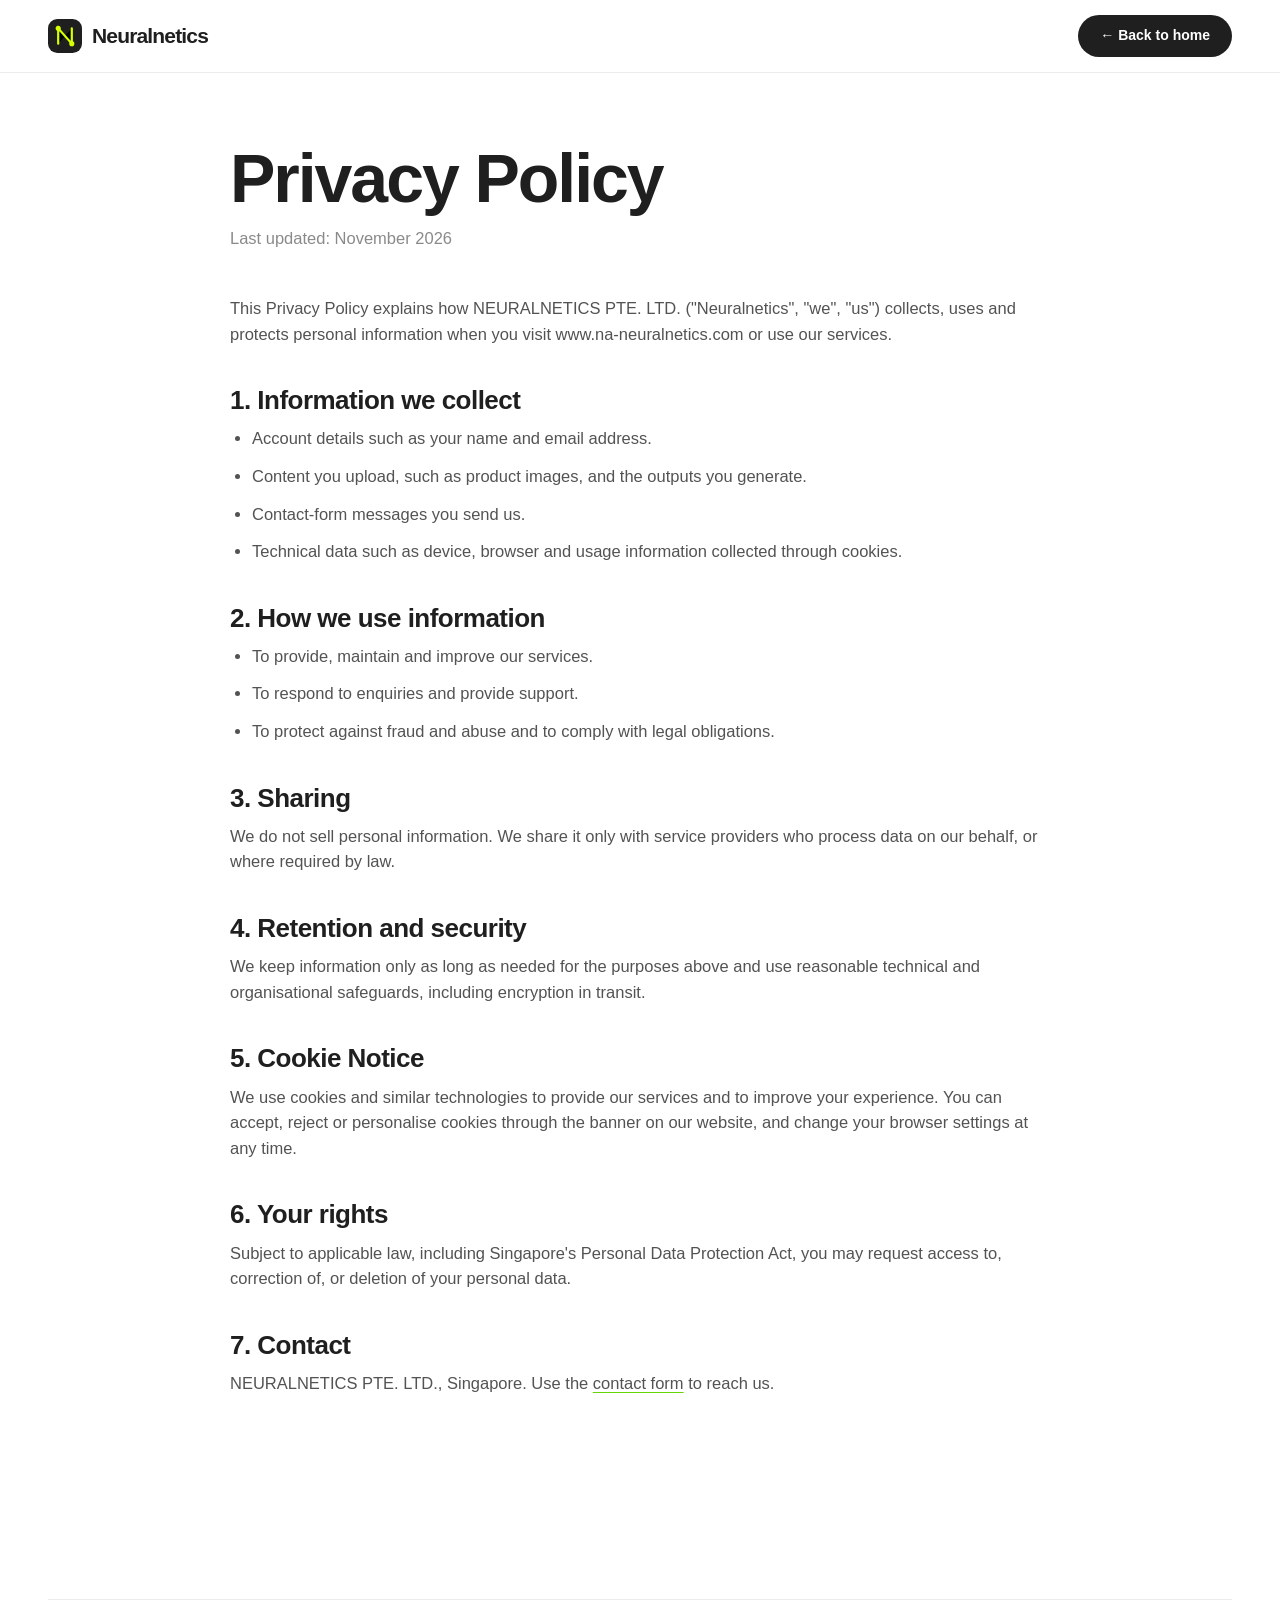
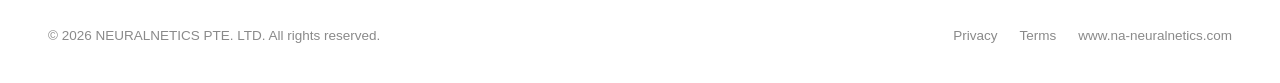
<file: privacy.html>
<!DOCTYPE html><html lang="en"><head><meta charset="utf-8"><meta name="viewport" content="width=device-width,initial-scale=1"><title>Privacy Policy — Neuralnetics</title><meta name="robots" content="index,follow"><link rel="canonical" href="https://www.na-neuralnetics.com/privacy.html"><link rel="icon" href="assets/favicon.svg" type="image/svg+xml"><link rel="stylesheet" href="assets/css/styles.css"></head><body>
<header class="nav"><div class="wrap"><a class="logo" href="index.html"><svg viewBox="0 0 40 40"><rect width="40" height="40" rx="11" fill="#1f1f1f"/><g stroke="#d8ff00" stroke-width="2.6" stroke-linecap="round"><path d="M12 29V11l16 18V11"/></g><circle cx="12" cy="11" r="3" fill="#d8ff00"/><circle cx="28" cy="29" r="3" fill="#d8ff00"/></svg>Neuralnetics</a><div class="nav-r"><a class="btn btn-black btn-sm" href="index.html">← Back to home</a></div></div></header>
<main class="wrap"><article class="legal"><h1>Privacy Policy</h1><p class="upd">Last updated: November 2026</p>
<p>This Privacy Policy explains how NEURALNETICS PTE. LTD. ("Neuralnetics", "we", "us") collects, uses and protects personal information when you visit www.na-neuralnetics.com or use our services.</p>
<h2>1. Information we collect</h2><ul><li>Account details such as your name and email address.</li><li>Content you upload, such as product images, and the outputs you generate.</li><li>Contact-form messages you send us.</li><li>Technical data such as device, browser and usage information collected through cookies.</li></ul>
<h2>2. How we use information</h2><ul><li>To provide, maintain and improve our services.</li><li>To respond to enquiries and provide support.</li><li>To protect against fraud and abuse and to comply with legal obligations.</li></ul>
<h2>3. Sharing</h2><p>We do not sell personal information. We share it only with service providers who process data on our behalf, or where required by law.</p>
<h2>4. Retention and security</h2><p>We keep information only as long as needed for the purposes above and use reasonable technical and organisational safeguards, including encryption in transit.</p>
<h2 id="cookies">5. Cookie Notice</h2><p>We use cookies and similar technologies to provide our services and to improve your experience. You can accept, reject or personalise cookies through the banner on our website, and change your browser settings at any time.</p>
<h2>6. Your rights</h2><p>Subject to applicable law, including Singapore's Personal Data Protection Act, you may request access to, correction of, or deletion of your personal data.</p>
<h2>7. Contact</h2><p>NEURALNETICS PTE. LTD., Singapore. Use the <a href="index.html#contact">contact form</a> to reach us.</p></article></main><footer><div class="wrap"><div class="fb" style="margin-top:0"><span>© 2026 NEURALNETICS PTE. LTD. All rights reserved.</span><nav><a href="privacy.html">Privacy</a><a href="terms.html">Terms</a><a href="index.html">www.na-neuralnetics.com</a></nav></div></div></footer></body></html>
</file>
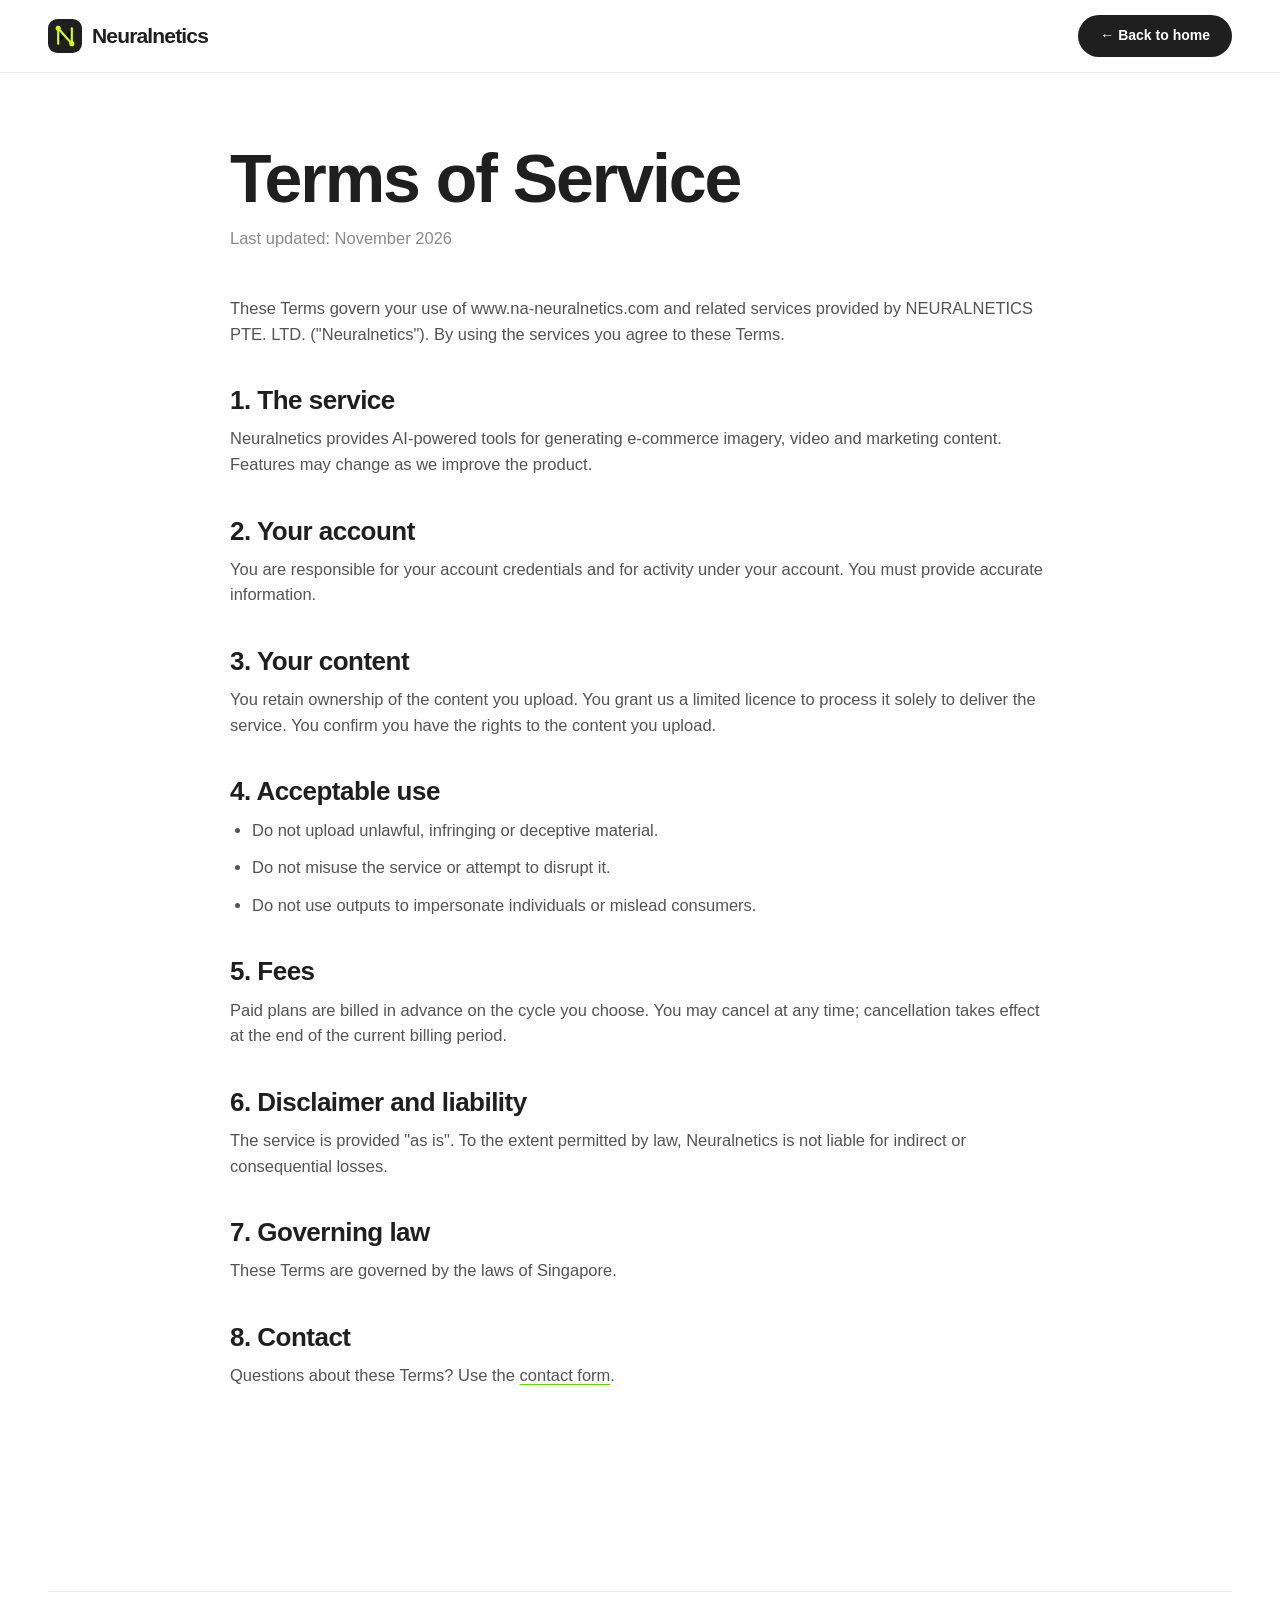
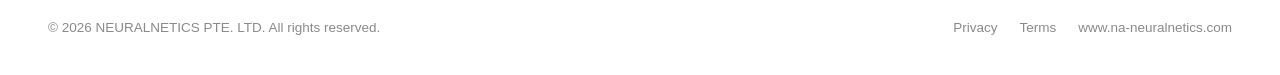
<file: terms.html>
<!DOCTYPE html><html lang="en"><head><meta charset="utf-8"><meta name="viewport" content="width=device-width,initial-scale=1"><title>Terms of Service — Neuralnetics</title><meta name="robots" content="index,follow"><link rel="canonical" href="https://www.na-neuralnetics.com/terms.html"><link rel="icon" href="assets/favicon.svg" type="image/svg+xml"><link rel="stylesheet" href="assets/css/styles.css"></head><body>
<header class="nav"><div class="wrap"><a class="logo" href="index.html"><svg viewBox="0 0 40 40"><rect width="40" height="40" rx="11" fill="#1f1f1f"/><g stroke="#d8ff00" stroke-width="2.6" stroke-linecap="round"><path d="M12 29V11l16 18V11"/></g><circle cx="12" cy="11" r="3" fill="#d8ff00"/><circle cx="28" cy="29" r="3" fill="#d8ff00"/></svg>Neuralnetics</a><div class="nav-r"><a class="btn btn-black btn-sm" href="index.html">← Back to home</a></div></div></header>
<main class="wrap"><article class="legal"><h1>Terms of Service</h1><p class="upd">Last updated: November 2026</p>
<p>These Terms govern your use of www.na-neuralnetics.com and related services provided by NEURALNETICS PTE. LTD. ("Neuralnetics"). By using the services you agree to these Terms.</p>
<h2>1. The service</h2><p>Neuralnetics provides AI-powered tools for generating e-commerce imagery, video and marketing content. Features may change as we improve the product.</p>
<h2>2. Your account</h2><p>You are responsible for your account credentials and for activity under your account. You must provide accurate information.</p>
<h2>3. Your content</h2><p>You retain ownership of the content you upload. You grant us a limited licence to process it solely to deliver the service. You confirm you have the rights to the content you upload.</p>
<h2>4. Acceptable use</h2><ul><li>Do not upload unlawful, infringing or deceptive material.</li><li>Do not misuse the service or attempt to disrupt it.</li><li>Do not use outputs to impersonate individuals or mislead consumers.</li></ul>
<h2>5. Fees</h2><p>Paid plans are billed in advance on the cycle you choose. You may cancel at any time; cancellation takes effect at the end of the current billing period.</p>
<h2>6. Disclaimer and liability</h2><p>The service is provided "as is". To the extent permitted by law, Neuralnetics is not liable for indirect or consequential losses.</p>
<h2>7. Governing law</h2><p>These Terms are governed by the laws of Singapore.</p>
<h2>8. Contact</h2><p>Questions about these Terms? Use the <a href="index.html#contact">contact form</a>.</p></article></main><footer><div class="wrap"><div class="fb" style="margin-top:0"><span>© 2026 NEURALNETICS PTE. LTD. All rights reserved.</span><nav><a href="privacy.html">Privacy</a><a href="terms.html">Terms</a><a href="index.html">www.na-neuralnetics.com</a></nav></div></div></footer></body></html>
</file>
<file: assets/css/styles.css>
/* Neuralnetics — na-neuralnetics.com */
:root{
  --ink:#1f1f1f; --ink2:#535353; --mute:#8a8a8a; --line:#ececec;
  --bg:#ffffff; --soft:#f7f7f7; --lime:#d8ff00; --lime-soft:#f1ffb0; --green:#65d507;
  --lav:#d9cffb; --peach:#ffd9bd; --black:#0b0b0b;
  --r:20px; --max:1240px;
  --font:"Inter","Helvetica Neue",Helvetica,Arial,"Segoe UI",Roboto,sans-serif;
}
*{box-sizing:border-box;margin:0;padding:0}
html{scroll-behavior:smooth;scroll-padding-top:90px}
body{font-family:var(--font);color:var(--ink);background:var(--bg);line-height:1.55;-webkit-font-smoothing:antialiased;overflow-x:hidden}
img{max-width:100%;display:block}
a{color:inherit;text-decoration:none}
button{font:inherit;cursor:pointer;border:0;background:none;color:inherit}
ul{list-style:none}
.wrap{max-width:var(--max);margin:0 auto;padding:0 28px}
.sec{padding:110px 0}
.eyebrow{display:inline-block;font-size:13px;font-weight:700;letter-spacing:.08em;text-transform:uppercase;background:var(--lime);padding:6px 14px;border-radius:99px;margin-bottom:22px}
h1,h2,h3{letter-spacing:-.03em;line-height:1.05}
h2{font-size:clamp(34px,4.6vw,60px);font-weight:800}
.lead{font-size:19px;color:var(--ink2);max-width:760px}
.center{text-align:center}.center .lead{margin:20px auto 0}

/* buttons */
.btn{display:inline-flex;align-items:center;gap:10px;padding:15px 30px;border-radius:99px;font-weight:700;font-size:16px;transition:.25s;white-space:nowrap}
.btn-black{background:var(--ink);color:#fff}
.btn-black:hover{background:var(--lime);color:var(--ink);transform:translateY(-2px)}
.btn-lime{background:var(--lime);color:var(--ink)}
.btn-lime:hover{background:#fff;transform:translateY(-2px)}
.btn-line{border:1.5px solid var(--ink)}
.btn-line:hover{background:var(--ink);color:#fff}
.btn-sm{padding:10px 22px;font-size:14px}
.btn .arr{transition:.25s}.btn:hover .arr{transform:translateX(4px)}

/* announcement */
.announce{background:linear-gradient(90deg,#ffd9bd 0%,#e6d9ff 100%);font-size:14px;font-weight:600}
.announce .wrap{display:flex;align-items:center;justify-content:center;gap:14px;padding-top:9px;padding-bottom:9px}
.announce i{width:20px;height:20px;border-radius:50%;background:var(--green);display:inline-grid;place-items:center;color:#fff;font-style:normal;font-size:12px}
.announce a{background:var(--ink);color:#fff;padding:4px 14px;border-radius:99px;font-size:13px}
.announce a:hover{background:var(--green)}

/* header */
header.nav{position:sticky;top:0;z-index:100;background:rgba(255,255,255,.92);backdrop-filter:blur(14px);border-bottom:1px solid var(--line)}
.nav .wrap{display:flex;align-items:center;height:72px;gap:30px}
.logo{display:flex;align-items:center;gap:10px;font-weight:800;font-size:21px;letter-spacing:-.04em}
.logo svg{width:34px;height:34px}
.menu{display:flex;gap:4px;margin-left:12px}
.menu>li{position:relative}
.menu>li>a,.menu>li>button{display:flex;align-items:center;gap:6px;padding:10px 14px;font-weight:600;font-size:15px;border-radius:10px}
.menu>li:hover>a,.menu>li:hover>button{background:var(--soft)}
.menu .chev{width:10px;height:10px;transition:.2s}
.menu>li:hover .chev{transform:rotate(180deg)}
.drop{position:absolute;top:100%;left:0;padding-top:14px;opacity:0;visibility:hidden;transform:translateY(8px);transition:.22s;z-index:50}
.menu>li:hover .drop,.menu>li:focus-within .drop{opacity:1;visibility:visible;transform:none}
.drop-in{background:#fff;border:1px solid var(--line);border-radius:22px;padding:26px;box-shadow:0 30px 70px -20px rgba(0,0,0,.18);display:grid;gap:26px}
.drop.mega .drop-in{grid-template-columns:repeat(4,200px)}
.drop.mid .drop-in{grid-template-columns:repeat(2,210px)}
.drop.sm .drop-in{grid-template-columns:230px;gap:4px;padding:12px}
.drop h6{font-size:12px;text-transform:uppercase;letter-spacing:.08em;color:var(--mute);margin-bottom:10px}
.drop a{display:block;padding:7px 10px;margin:0 -10px;border-radius:9px;font-size:14.5px;font-weight:500}
.drop a:hover{background:var(--lime)}
.drop a small{display:block;font-size:12px;color:var(--mute);font-weight:400}
.drop a b{font-size:10px;background:var(--green);color:#fff;border-radius:6px;padding:1px 6px;margin-left:6px;vertical-align:middle}
.nav-r{margin-left:auto;display:flex;align-items:center;gap:8px}
.lang{position:relative}
.lang>button{display:flex;align-items:center;gap:6px;padding:9px 12px;font-weight:600;font-size:14.5px;border-radius:10px}
.lang>button:hover{background:var(--soft)}
.lang ul{position:absolute;right:0;top:100%;margin-top:8px;background:#fff;border:1px solid var(--line);border-radius:14px;padding:8px;min-width:150px;box-shadow:0 20px 50px -15px rgba(0,0,0,.2);display:none}
.lang.open ul{display:block}
.lang li button{width:100%;text-align:left;padding:8px 12px;border-radius:8px;font-size:14px}
.lang li button:hover{background:var(--lime)}
.lang li button.cur{font-weight:800;background:var(--soft)}
.lang li button.cur::after{content:" ✓"}
.login{padding:9px 14px;font-weight:600;font-size:14.5px;border-radius:10px}
.login:hover{background:var(--soft)}
.burger{display:none;width:42px;height:42px;border-radius:12px;background:var(--soft);place-items:center}
.burger span,.burger span::before,.burger span::after{display:block;width:18px;height:2px;background:var(--ink);position:relative;transition:.25s}
.burger span::before,.burger span::after{content:"";position:absolute;left:0}
.burger span::before{top:-6px}.burger span::after{top:6px}
.drawer{position:fixed;inset:0;background:#fff;z-index:99;padding:130px 28px 40px;overflow:auto;transform:translateY(-100%);transition:.35s;display:none}
.drawer.on{transform:none}
.drawer a{display:block;padding:14px 0;font-size:24px;font-weight:700;border-bottom:1px solid var(--line)}
.drawer .btn{margin-top:26px;width:100%;justify-content:center}

/* hero */
.hero{position:relative;padding:70px 0 90px;overflow:hidden;background:
  radial-gradient(circle at 85% 20%,var(--lime-soft),transparent 45%),
  linear-gradient(var(--bg),var(--bg))}
.hero::before{content:"";position:absolute;inset:0;background-image:linear-gradient(#0000000a 1px,transparent 1px),linear-gradient(90deg,#0000000a 1px,transparent 1px);background-size:44px 44px;mask-image:linear-gradient(#000 40%,transparent);-webkit-mask-image:linear-gradient(#000 40%,transparent)}
.hero .wrap{position:relative;display:grid;grid-template-columns:1.05fr 1fr;gap:40px;align-items:center}
.hero h1{font-size:clamp(52px,7.4vw,108px);font-weight:900;letter-spacing:-.05em;line-height:.95}
.hero h1 .sel{position:relative;display:inline-block;padding:0 .12em;margin:0 -.12em}
.hero h1 .sel::before{content:"";position:absolute;inset:-.03em 0;border:2px dashed #1f1f1f;border-radius:6px;pointer-events:none}
.hero h1 .sel i{position:absolute;width:12px;height:12px;background:#fff;border:2px solid var(--ink);border-radius:3px}
.sel i:nth-child(1){left:-7px;top:-7px}.sel i:nth-child(2){right:-7px;top:-7px}.sel i:nth-child(3){left:-7px;bottom:-7px}.sel i:nth-child(4){right:-7px;bottom:-7px}
.hero .brandline{display:block;font-size:.46em;margin-top:.35em;letter-spacing:-.03em}
.hero p.lead{margin:28px 0 36px;font-size:20px}
.hero .cta{display:flex;gap:14px;flex-wrap:wrap;align-items:center}
.hero .trust{margin-top:34px;display:flex;align-items:center;gap:14px;font-size:14px;color:var(--ink2)}
.avs{display:flex}.avs img{width:38px;height:38px;border-radius:50%;border:2.5px solid #fff;margin-left:-10px;object-fit:cover}.avs img:first-child{margin-left:0}
.collage{position:relative;height:640px}
.collage .photo{position:absolute;right:30px;top:0;width:360px;height:520px;border-radius:30px;object-fit:cover;box-shadow:0 40px 80px -30px rgba(0,0,0,.35);transform:rotate(2.5deg)}
.collage .insta{position:absolute;left:0;bottom:10px;width:290px;background:#fff;border-radius:22px;padding:12px;box-shadow:0 30px 70px -20px rgba(0,0,0,.3);transform:rotate(-4deg);animation:float 6s ease-in-out infinite}
.insta .top{display:flex;align-items:center;gap:8px;font-size:12px;font-weight:700;padding:2px 4px 10px}
.insta .top i{width:26px;height:26px;border-radius:50%;background:linear-gradient(135deg,#feda75,#d62976,#4f5bd5)}
.insta .pic{position:relative;border-radius:14px;overflow:hidden;aspect-ratio:1}
.insta .pic img{width:100%;height:100%;object-fit:cover}
.insta .tag{position:absolute;left:10px;top:10px;background:#fff;border-radius:99px;padding:3px 10px;font-size:11px;font-weight:800}
.insta .off{position:absolute;right:10px;bottom:10px;background:#ff3b30;color:#fff;border-radius:99px;padding:4px 11px;font-size:12px;font-weight:800}
.insta .icons{display:flex;gap:12px;padding:10px 4px 2px;font-size:18px}
.chip{position:absolute;background:#fff;border:2px solid var(--ink);border-radius:16px;padding:10px 16px;font-weight:800;font-size:20px;box-shadow:5px 5px 0 var(--ink)}
.chip small{display:block;font-size:11px;font-weight:600;color:var(--mute)}
.chip.views{right:0;bottom:100px;animation:float 5s ease-in-out infinite .6s}
.chip.follow{right:60px;top:-8px;display:flex;align-items:center;gap:10px;font-size:13px;box-shadow:none;border-width:1.5px;animation:float 7s ease-in-out infinite .3s}
.chip.follow img{width:34px;height:34px;border-radius:50%;object-fit:cover}
.chip.follow em{font-style:normal;background:var(--ink);color:#fff;border-radius:99px;padding:3px 11px;font-size:12px}
.sparkle{position:absolute;left:44%;top:30px;width:54px;color:var(--green);animation:spin 12s linear infinite}
@keyframes float{50%{transform:translateY(-14px) rotate(var(--r,0deg))}}
@keyframes spin{to{transform:rotate(360deg)}}

/* marquee logos */
.strip{border-block:1px solid var(--line);background:var(--soft);overflow:hidden;padding:20px 0}
.track{display:flex;gap:60px;width:max-content;animation:marq 38s linear infinite}
.strip:hover .track,.vids:hover .track{animation-play-state:paused}
.track span{display:flex;align-items:center;gap:10px;font-weight:800;font-size:19px;color:#9a9a9a;letter-spacing:-.02em;white-space:nowrap}
.track span svg{width:22px;height:22px}
@keyframes marq{to{transform:translateX(-50%)}}

/* proof */
.proof{background:var(--lime-soft)}
.proof .grid{display:grid;grid-template-columns:1fr 1.15fr;gap:60px;align-items:center}
.eq{display:flex;flex-wrap:wrap;gap:10px;align-items:center;margin-top:28px;font-weight:700}
.eq span{background:#fff;border-radius:99px;padding:8px 18px;border:1.5px solid var(--ink)}
.eq b{font-size:22px}
.quote{position:relative;background:#fff;border-radius:28px;padding:44px 40px 36px;box-shadow:0 40px 80px -40px rgba(0,0,0,.3);transform:rotate(-1deg)}
.quote::before{content:"“";position:absolute;left:30px;top:-22px;font-size:120px;line-height:1;font-weight:900;color:var(--green)}
.quote p{font-size:19px;line-height:1.6}
.quote .who{display:flex;align-items:center;gap:14px;margin-top:26px}
.quote .who img{width:56px;height:56px;border-radius:50%;object-fit:cover}
.quote .who span{font-weight:800}.quote .who small{display:block;color:var(--mute);font-weight:500}
.quote .pin{position:absolute;right:-18px;top:-18px;background:var(--lav);padding:8px 16px;border-radius:12px;font-weight:800;transform:rotate(6deg)}

/* why */
.cards4{display:grid;grid-template-columns:repeat(4,1fr);gap:20px;margin-top:60px}
.fc{background:var(--soft);border-radius:var(--r);padding:30px 26px;transition:.3s;min-height:300px;display:flex;flex-direction:column}
.fc:hover{background:var(--lime);transform:translateY(-8px)}
.fc .ic{width:54px;height:54px;border-radius:16px;background:var(--ink);color:var(--lime);display:grid;place-items:center;margin-bottom:auto}
.fc:hover .ic{background:#fff;color:var(--ink)}
.fc .ic svg{width:26px;height:26px}
.fc h3{font-size:23px;margin:34px 0 10px;letter-spacing:-.02em;line-height:1.15}
.fc p{font-size:15px;color:var(--ink2)}
.fc:hover p{color:var(--ink)}

/* steps */
.steps{background:var(--ink);color:#fff;border-radius:48px;margin:0 20px}
.steps .eyebrow{color:var(--ink)}
.steps .lead{color:#bbb}
.st3{display:grid;grid-template-columns:repeat(3,1fr);gap:24px;margin-top:64px}
.stp{background:#2a2a2a;border-radius:28px;padding:20px 20px 32px;transition:.3s}
.stp:hover{background:#333;transform:translateY(-6px)}
.stp .vis{height:240px;border-radius:20px;overflow:hidden;position:relative;margin-bottom:26px;background:var(--lime-soft)}
.stp .vis img{position:absolute;object-fit:cover;border-radius:14px;box-shadow:0 14px 30px -10px #0006}
.stp .n{display:inline-flex;gap:8px;align-items:center;font-weight:800;font-size:14px;color:var(--lime);padding:0 10px}
.stp .n b{display:inline-grid;place-items:center;width:30px;height:30px;border-radius:50%;background:var(--lime);color:var(--ink);font-size:15px}
.stp h3{font-size:25px;margin:14px 10px 10px;letter-spacing:-.02em}
.stp p{margin:0 10px;color:#b5b5b5;font-size:15px}

/* stats */
.stats{display:grid;grid-template-columns:repeat(3,1fr);gap:20px;margin-top:56px}
.stat{border:1.5px solid var(--ink);border-radius:var(--r);padding:36px 32px;transition:.3s;background:#fff}
.stat:hover{background:var(--lime);transform:rotate(-1.2deg)}
.stat b{display:block;font-size:clamp(46px,5.4vw,78px);font-weight:900;letter-spacing:-.05em;line-height:1}
.stat span{font-weight:700;font-size:16px;display:block;margin-top:12px}
.stat small{color:var(--ink2);font-size:14px}
.stat:hover small{color:var(--ink)}

/* tools */
.tools-head{display:flex;justify-content:space-between;align-items:flex-end;gap:30px;flex-wrap:wrap}
.tabs{display:flex;gap:10px;flex-wrap:wrap;margin:34px 0 30px}
.tab{padding:10px 22px;border-radius:99px;font-weight:700;font-size:15px;border:1.5px solid var(--line);transition:.2s}
.tab:hover{border-color:var(--ink)}
.tab.on{background:var(--ink);color:#fff;border-color:var(--ink)}
.tgrid{display:grid;grid-template-columns:repeat(4,1fr);gap:18px}
.tool{position:relative;border-radius:var(--r);overflow:hidden;aspect-ratio:4/5;background:var(--soft);cursor:pointer;display:block}
.tool img{width:100%;height:100%;object-fit:cover;transition:.6s}
.tool:hover img{transform:scale(1.08)}
.tool::after{content:"";position:absolute;inset:0;background:linear-gradient(transparent 45%,#000b)}
.tool .tx{position:absolute;left:20px;right:20px;bottom:18px;color:#fff;z-index:2}
.tool h4{font-size:20px;letter-spacing:-.02em;line-height:1.15}
.tool p{font-size:13px;opacity:.8;margin-top:4px;max-height:0;overflow:hidden;transition:.35s}
.tool:hover p{max-height:60px}
.tool .badge{position:absolute;left:16px;top:16px;z-index:2;background:var(--lime);color:var(--ink);font-size:11px;font-weight:800;padding:4px 10px;border-radius:99px}
.tool .go{position:absolute;right:16px;top:16px;z-index:2;width:38px;height:38px;border-radius:50%;background:#fff;color:var(--ink);display:grid;place-items:center;transform:scale(0);transition:.3s}
.tool:hover .go{transform:scale(1)}
.tool.hide{display:none}

/* occasions */
.occ{background:var(--soft)}
.otabs{display:flex;justify-content:center;gap:10px;flex-wrap:wrap;margin:40px 0}
.stage{display:grid;grid-template-columns:1fr 1fr;gap:20px;align-items:stretch;min-height:520px}
.stage .big{border-radius:32px;overflow:hidden;position:relative}
.stage .big img{width:100%;height:100%;object-fit:cover;position:absolute;inset:0;transition:opacity .5s}
.stage .txt{background:#fff;border-radius:32px;padding:50px;display:flex;flex-direction:column;justify-content:center}
.stage .txt h3{font-size:40px;margin-bottom:16px}
.stage .txt p{color:var(--ink2);font-size:17px;margin-bottom:30px}
.stage .txt ul{display:grid;gap:10px;margin-bottom:34px}
.stage .txt li{display:flex;gap:12px;align-items:center;font-weight:600}
.stage .txt li::before{content:"✓";display:grid;place-items:center;flex:none;width:24px;height:24px;border-radius:50%;background:var(--lime);font-size:13px;font-weight:900}

/* showcase rows */
.show{display:grid;grid-template-columns:1fr 1fr;gap:70px;align-items:center;padding:60px 0}
.show.rev .vis{order:2}
.show h3{font-size:clamp(32px,3.6vw,48px);margin-bottom:18px}
.show p{font-size:18px;color:var(--ink2);margin-bottom:28px}
.show .vis{position:relative;border-radius:32px;overflow:hidden;aspect-ratio:5/4;background:var(--lime-soft)}
.show .vis>img{width:100%;height:100%;object-fit:cover}
.ba{--p:50%;position:relative;cursor:ew-resize;user-select:none;touch-action:none}
.ba .after{position:absolute;inset:0;clip-path:inset(0 0 0 var(--p))}
.ba .after img,.ba .before img{width:100%;height:100%;object-fit:cover}
.ba .before{position:absolute;inset:0}
.ba .after{background:repeating-conic-gradient(#e8e8e8 0 25%,#fff 0 50%) 0 0/24px 24px}
.ba .after img{filter:saturate(1.15) contrast(1.05)}
.ba .hd{position:absolute;top:0;bottom:0;left:var(--p);width:3px;background:#fff;transform:translateX(-1.5px)}
.ba .hd::after{content:"⇄";position:absolute;top:50%;left:50%;transform:translate(-50%,-50%);width:46px;height:46px;border-radius:50%;background:var(--lime);display:grid;place-items:center;font-weight:900;box-shadow:0 8px 24px #0004;color:var(--ink)}
.ba .lab{position:absolute;bottom:16px;padding:5px 14px;border-radius:99px;background:#0009;color:#fff;font-size:12px;font-weight:700;z-index:3}
.ba .l1{left:16px}.ba .l2{right:16px}
.mini-grid{position:absolute;inset:0;display:grid;grid-template-columns:repeat(3,1fr);gap:10px;padding:16px}
.mini-grid img{width:100%;height:100%;object-fit:cover;border-radius:16px}
.mini-grid img:nth-child(2){transform:translateY(24px)}
.tr-card{position:absolute;inset:0;display:grid;place-items:center;padding:26px}
.tr-card .lang-pill{position:absolute;top:20px;right:20px;display:flex;gap:6px;flex-wrap:wrap;z-index:3}
.lang-pill button{background:#fff;border:1.5px solid var(--ink);padding:5px 13px;border-radius:99px;font-size:12px;font-weight:800}
.lang-pill button.on{background:var(--ink);color:#fff}
.tr-img{position:relative;width:78%;aspect-ratio:1;border-radius:22px;overflow:hidden;box-shadow:0 30px 60px -20px #0005}
.tr-img img{width:100%;height:100%;object-fit:cover}
.tr-img .ov{position:absolute;left:0;right:0;top:0;bottom:0;display:flex;flex-direction:column;justify-content:flex-end;padding:22px;background:linear-gradient(transparent 40%,#000a);color:#fff}
.tr-img .ov h5{font-size:30px;letter-spacing:-.03em}
.tr-img .ov span{font-size:14px;opacity:.85}
.tr-img .ov b{position:absolute;right:16px;top:16px;background:#ff3b30;border-radius:99px;padding:4px 12px;font-size:13px}
.shadow-demo{position:absolute;inset:0;display:grid;place-items:center}
.shadow-demo .obj{width:50%;position:relative}
.shadow-demo .obj img{border-radius:20px;position:relative;z-index:2;transition:.4s}
.shadow-demo .obj::after{content:"";position:absolute;left:8%;right:8%;bottom:-18px;height:30px;background:#000;filter:blur(18px);opacity:var(--so,.45);border-radius:50%;transition:.4s}
.slider{position:absolute;left:50%;transform:translateX(-50%);bottom:24px;width:60%;z-index:5;background:#fff;border-radius:99px;padding:10px 18px;display:flex;gap:12px;align-items:center;font-size:12px;font-weight:700;box-shadow:0 10px 30px #0002}
.slider input{flex:1;accent-color:var(--ink)}

/* stories */
.stories{display:grid;grid-template-columns:repeat(4,1fr);gap:20px;margin-top:56px}
.story{border-radius:26px;background:var(--soft);overflow:hidden;display:flex;flex-direction:column;transition:.3s}
.story:hover{transform:translateY(-8px);box-shadow:0 30px 60px -30px #0005}
.story img{height:200px;width:100%;object-fit:cover}
.story .b{padding:26px;display:flex;flex-direction:column;flex:1}
.story .k{font-size:12px;font-weight:800;letter-spacing:.06em;text-transform:uppercase;color:var(--green)}
.story h4{font-size:20px;margin:10px 0 14px;letter-spacing:-.02em;line-height:1.2}
.story p{font-size:14.5px;color:var(--ink2);margin-bottom:20px}
.story .m{display:flex;gap:18px;margin-top:auto;padding-top:16px;border-top:1px solid var(--line);margin-bottom:16px}
.story .m b{font-size:24px;letter-spacing:-.04em;display:block}
.story .m span{font-size:12px;color:var(--mute)}
.story a{font-weight:800;font-size:14px}
.story a:hover{text-decoration:underline}

/* videos */
.vids{overflow:hidden;margin-top:56px}
.vids .track{gap:18px;animation-duration:60s}
.vid{width:300px;flex:none;border-radius:22px;background:var(--soft);padding:12px;transition:.3s}
.vid:hover{background:var(--lime)}
.vid .th{position:relative;aspect-ratio:16/10;border-radius:14px;overflow:hidden}
.vid .th img{width:100%;height:100%;object-fit:cover}
.vid .th::after{content:"▶";position:absolute;left:50%;top:50%;transform:translate(-50%,-50%);width:48px;height:48px;border-radius:50%;background:#fff;display:grid;place-items:center;font-size:15px;padding-left:3px}
.vid .th em{position:absolute;right:8px;bottom:8px;background:#000b;color:#fff;font-style:normal;font-size:11px;font-weight:700;padding:2px 8px;border-radius:6px;z-index:2}
.vid h5{font-size:14.5px;margin:12px 4px 2px;line-height:1.3;white-space:normal;color:var(--ink);font-weight:700}
.vid small{margin:0 4px 6px;color:var(--mute);display:block;font-weight:500;font-size:13px}

/* pricing */
.price-top{display:flex;justify-content:center;margin:34px 0 50px}
.toggle{display:inline-flex;background:var(--soft);border-radius:99px;padding:5px}
.toggle button{padding:10px 24px;border-radius:99px;font-weight:700;font-size:15px}
.toggle button.on{background:var(--ink);color:#fff}
.toggle em{font-style:normal;background:var(--lime);color:var(--ink);font-size:11px;padding:2px 8px;border-radius:99px;margin-left:6px}
.plans{display:grid;grid-template-columns:repeat(3,1fr);gap:22px}
.plan{border:1.5px solid var(--line);border-radius:28px;padding:38px 34px;transition:.3s;display:flex;flex-direction:column;background:#fff}
.plan:hover{background:var(--ink);color:#fff;border-color:var(--ink);transform:translateY(-8px)}
.plan:hover .btn-black{background:var(--lime);color:var(--ink)}
.plan:hover li::before{background:var(--lime);color:var(--ink)}
.plan:hover small,.plan:hover .d{color:#b5b5b5}
.plan h3{font-size:24px;letter-spacing:-.02em}
.plan .d{color:var(--ink2);font-size:15px;margin:8px 0 22px;min-height:46px}
.plan .pr{font-size:60px;font-weight:900;letter-spacing:-.05em;line-height:1}
.plan .pr sub{font-size:16px;font-weight:600;letter-spacing:0;vertical-align:baseline}
.plan small{display:block;color:var(--mute);margin:6px 0 26px;font-size:13px}
.plan ul{display:grid;gap:12px;margin-bottom:34px;font-size:15px}
.plan li{display:flex;gap:12px;align-items:flex-start}
.plan li::before{content:"✓";display:grid;place-items:center;flex:none;width:22px;height:22px;border-radius:50%;background:var(--lime);font-size:12px;font-weight:900;margin-top:1px}
.plan .btn{margin-top:auto;justify-content:center}

/* faq */
.faq{max-width:860px;margin:56px auto 0}
.qa{border-bottom:1.5px solid var(--line)}
.qa button{width:100%;text-align:left;display:flex;justify-content:space-between;align-items:center;gap:20px;padding:26px 0;font-size:20px;font-weight:700;letter-spacing:-.02em}
.qa button i{flex:none;width:36px;height:36px;border-radius:50%;background:var(--soft);display:grid;place-items:center;font-style:normal;font-size:20px;transition:.3s}
.qa.on button i{background:var(--lime);transform:rotate(45deg)}
.qa .a{max-height:0;overflow:hidden;transition:max-height .4s}
.qa .a p{padding:0 60px 26px 0;color:var(--ink2);font-size:16.5px}

/* cta + contact */
.final{background:var(--lime);border-radius:48px;margin:0 20px;position:relative;overflow:hidden}
.final .grid{display:grid;grid-template-columns:1fr 1fr;gap:60px;align-items:center}
.final h2{font-size:clamp(40px,5.4vw,76px)}
.final .lead{color:#2d3300;margin:22px 0 28px}
.final ul{display:grid;gap:10px;font-weight:600}
.final li::before{content:"→  ";font-weight:900}
.form{background:#fff;border-radius:28px;padding:36px;box-shadow:0 40px 80px -40px #0005}
.form h3{font-size:26px;margin-bottom:6px}
.form>p{color:var(--ink2);font-size:14.5px;margin-bottom:22px}
.form .row{display:grid;grid-template-columns:1fr 1fr;gap:12px}
.form label{display:block;font-size:13px;font-weight:700;margin-bottom:6px}
.form input,.form select,.form textarea{width:100%;padding:13px 16px;border-radius:12px;border:1.5px solid var(--line);font:inherit;font-size:15px;margin-bottom:14px;background:#fff;outline:none;transition:.2s}
.form textarea{resize:vertical;min-height:100px}
.form input:focus,.form select:focus,.form textarea:focus{border-color:var(--ink);box-shadow:0 0 0 4px var(--lime)}
.form .btn{width:100%;justify-content:center}
.form .ok{display:none;text-align:center;padding:30px 0}
.form .ok i{display:grid;place-items:center;width:70px;height:70px;border-radius:50%;background:var(--lime);font-style:normal;font-size:34px;margin:0 auto 18px}
.form.sent form{display:none}.form.sent .ok{display:block}
.err{color:#d93025;font-size:13px;margin:-6px 0 10px;display:none}

/* footer */
footer{padding:90px 0 36px}
.fg{display:grid;grid-template-columns:1.5fr repeat(4,1fr);gap:40px}
.fg .about p{color:var(--ink2);font-size:14.5px;margin:18px 0;max-width:320px}
.fg h6{font-size:13px;letter-spacing:.08em;text-transform:uppercase;color:var(--mute);margin-bottom:16px}
.fg li{margin-bottom:10px}.fg li a{font-size:15px;font-weight:500}.fg li a:hover{text-decoration:underline;text-decoration-color:var(--green);text-underline-offset:4px;text-decoration-thickness:3px}
.soc{display:flex;gap:10px}
.soc a{width:40px;height:40px;border-radius:50%;background:var(--soft);display:grid;place-items:center;transition:.25s}
.soc a:hover{background:var(--lime);transform:translateY(-3px)}
.soc svg{width:18px;height:18px}
.fb{margin-top:60px;padding-top:26px;border-top:1px solid var(--line);display:flex;justify-content:space-between;flex-wrap:wrap;gap:14px;font-size:13.5px;color:var(--mute)}
.fb a:hover{color:var(--ink)}
.fb nav{display:flex;gap:22px}
.bigword{font-size:clamp(60px,15vw,230px);font-weight:900;letter-spacing:-.07em;line-height:.8;color:var(--soft);text-align:center;margin-top:50px;user-select:none;white-space:nowrap;overflow:hidden}

/* modal */
.modal{position:fixed;inset:0;z-index:200;display:none;place-items:center;background:#000a;backdrop-filter:blur(6px);padding:20px}
.modal.on{display:grid;animation:fade .25s}
@keyframes fade{from{opacity:0}}
.mbox{background:#fff;border-radius:30px;width:100%;max-width:880px;display:grid;grid-template-columns:1fr 1fr;overflow:hidden;position:relative;max-height:92vh}
.mbox .side{background:var(--lime);padding:44px;display:flex;flex-direction:column;justify-content:space-between;position:relative}
.mbox .side h3{font-size:36px;margin:20px 0 14px}
.mbox .side p{color:#2d3300;font-size:15px}
.mbox .side img{border-radius:20px;height:210px;width:100%;object-fit:cover;margin-top:24px}
.mbox .main{padding:44px 40px;overflow:auto}
.mbox .main h4{font-size:28px;letter-spacing:-.03em;margin-bottom:6px}
.mbox .main>p{color:var(--ink2);font-size:14.5px;margin-bottom:22px}
.mbox .main input{width:100%;padding:13px 16px;border-radius:12px;border:1.5px solid var(--line);font:inherit;font-size:15px;margin-bottom:12px;outline:none}
.mbox .main input:focus{border-color:var(--ink);box-shadow:0 0 0 4px var(--lime)}
.mbox .main .btn{width:100%;justify-content:center;margin-top:4px}
.mbox .or{text-align:center;color:var(--mute);font-size:13px;margin:16px 0;position:relative}
.mbox .or::before,.mbox .or::after{content:"";position:absolute;top:50%;width:40%;height:1px;background:var(--line)}
.mbox .or::before{left:0}.mbox .or::after{right:0}
.oauth{display:grid;grid-template-columns:1fr 1fr;gap:10px}
.oauth button{border:1.5px solid var(--line);border-radius:12px;padding:11px;font-weight:700;font-size:14px;transition:.2s}
.oauth button:hover{border-color:var(--ink);background:var(--soft)}
.mbox .sw{margin-top:18px;text-align:center;font-size:14px;color:var(--ink2)}
.mbox .sw a{font-weight:800;color:var(--ink);text-decoration:underline;cursor:pointer}
.mx{position:absolute;right:16px;top:16px;width:40px;height:40px;border-radius:50%;background:var(--soft);font-size:22px;z-index:5;display:grid;place-items:center}
.mx:hover{background:var(--lime)}
.note{font-size:13px;margin-top:12px;color:var(--ink2);min-height:18px}

/* cookie */
.cookie{position:fixed;left:20px;right:20px;bottom:20px;max-width:980px;margin:0 auto;z-index:150;background:#fff;border:1px solid var(--line);border-radius:22px;padding:20px 26px;box-shadow:0 24px 70px -15px #0005;display:flex;gap:26px;align-items:center;transform:translateY(160%);transition:.5s}
.cookie.on{transform:none}
.cookie b{display:block;margin-bottom:2px}
.cookie p{font-size:13.5px;color:var(--ink2);flex:1}
.cookie p a{color:#1677ff;text-decoration:underline}
.cookie .bt{display:flex;gap:8px;flex:none}

/* reveal */
.rv{opacity:0;transform:translateY(34px);transition:opacity .8s,transform .8s}
.rv.in{opacity:1;transform:none}
.rv.d1{transition-delay:.1s}.rv.d2{transition-delay:.2s}.rv.d3{transition-delay:.3s}

/* legal pages */
.legal{padding:70px 0 100px;max-width:820px;margin:0 auto}
.legal h1{font-size:clamp(40px,6vw,68px);font-weight:900;margin-bottom:12px}
.legal .upd{color:var(--mute);margin-bottom:44px}
.legal h2{font-size:26px;margin:40px 0 12px;letter-spacing:-.02em}
.legal p,.legal li{color:var(--ink2);font-size:16.5px;margin-bottom:12px}
.legal ul{list-style:disc;padding-left:22px}
.legal a{text-decoration:underline;text-decoration-color:var(--green);text-underline-offset:3px}

/* responsive */
@media(max-width:1100px){
  .menu,.nav-r .login,.nav-r .btn{display:none}
  .burger{display:grid;margin-left:8px}.drawer{display:block}
  .hero .wrap,.proof .grid,.show,.final .grid,.stage{grid-template-columns:1fr}
  .collage{height:600px;max-width:560px;margin:0 auto;width:100%}
  .cards4,.stories,.tgrid{grid-template-columns:repeat(2,1fr)}
  .show.rev .vis{order:0}
  .fg{grid-template-columns:1fr 1fr 1fr}.fg .about{grid-column:1/-1}
}
@media(max-width:760px){
  .sec{padding:70px 0}.wrap{padding:0 20px}
  .st3,.stats,.plans{grid-template-columns:1fr}
  .cards4,.stories{grid-template-columns:1fr}
  .tgrid{grid-template-columns:1fr 1fr;gap:12px}
  .steps,.final{margin:0 8px;border-radius:30px}
  .collage .photo{width:250px;height:380px;right:0}
  .collage{height:520px}.collage .insta{width:220px}
  .chip.views{bottom:60px;font-size:16px}
  .stage .txt{padding:30px}.stage .txt h3{font-size:30px}
  .mbox{grid-template-columns:1fr}.mbox .side{display:none}
  .cookie{flex-direction:column;align-items:flex-start;gap:14px}
  .form .row{grid-template-columns:1fr}
  .announce .wrap{font-size:12.5px;gap:8px}
  .fg{grid-template-columns:1fr 1fr}
  .qa .a p{padding-right:0}
}
@media(prefers-reduced-motion:reduce){*{animation:none!important;transition:none!important}.rv{opacity:1;transform:none}}
</file>
